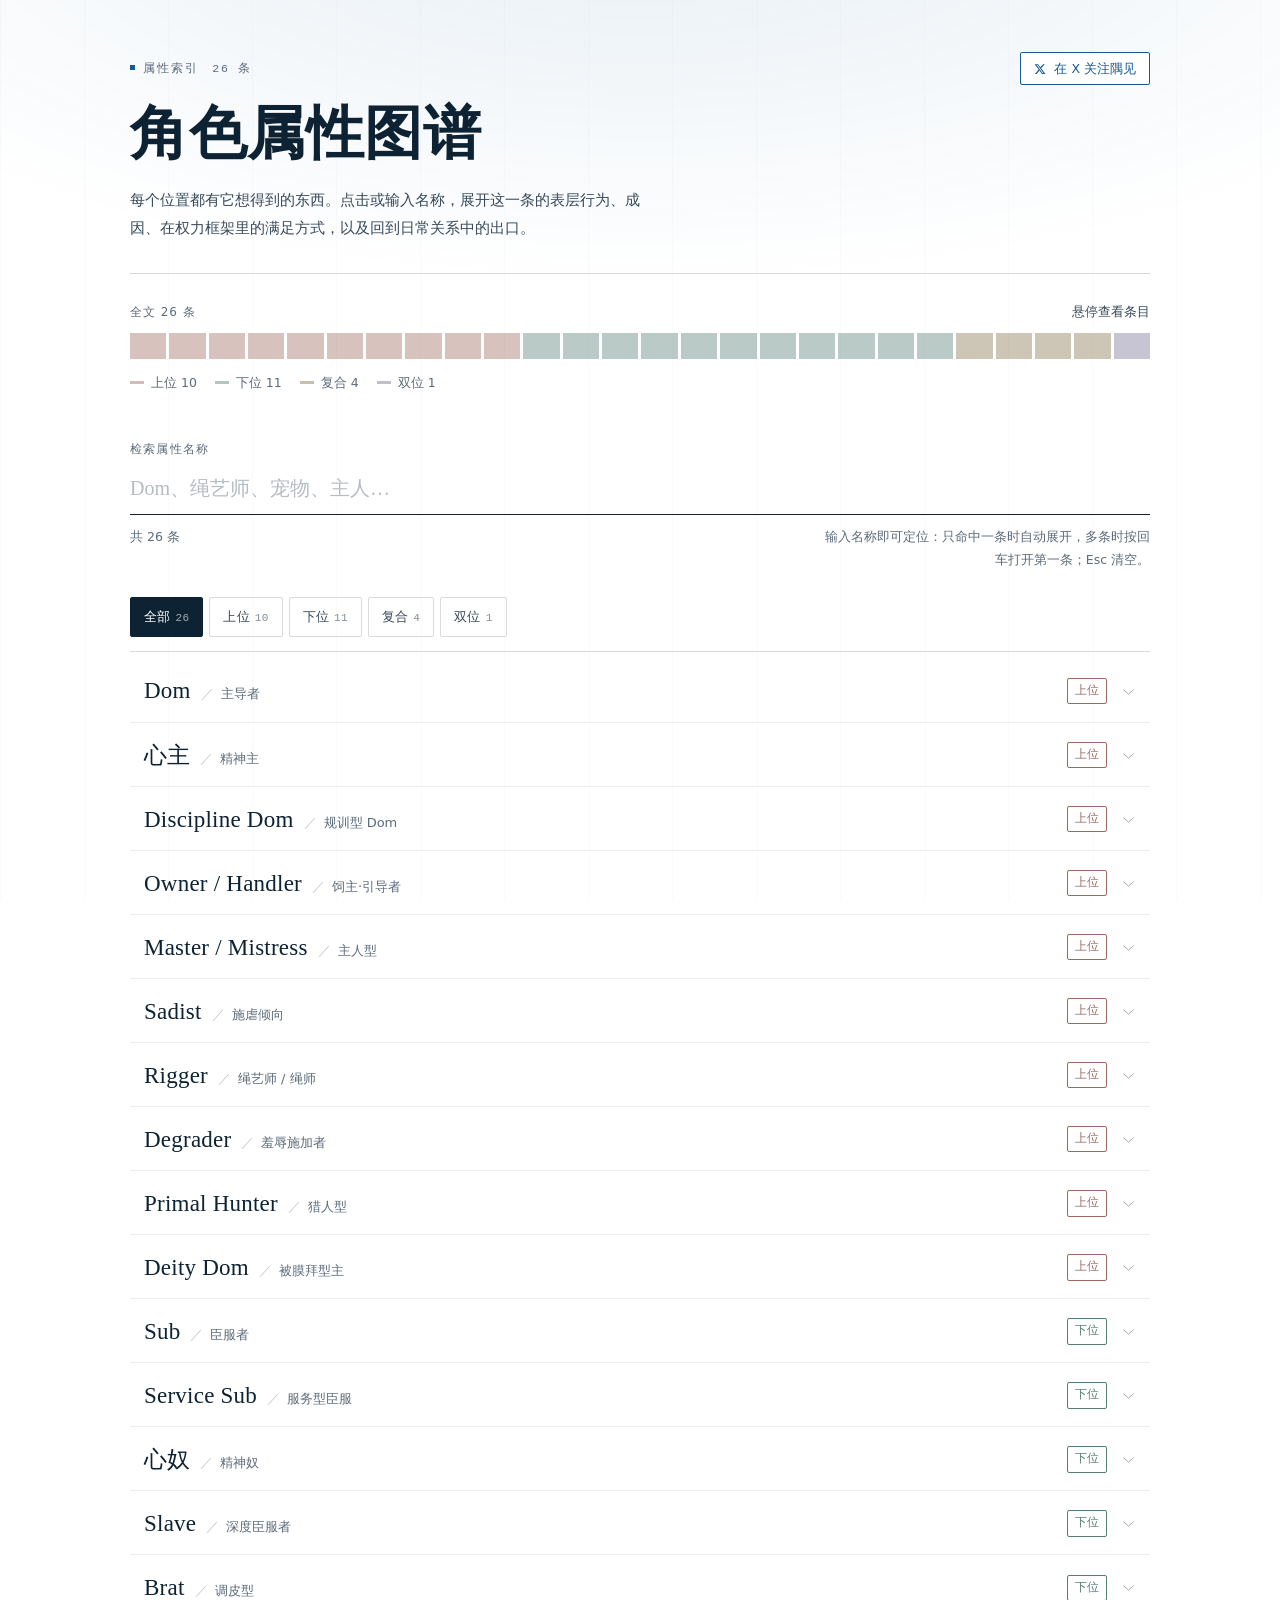
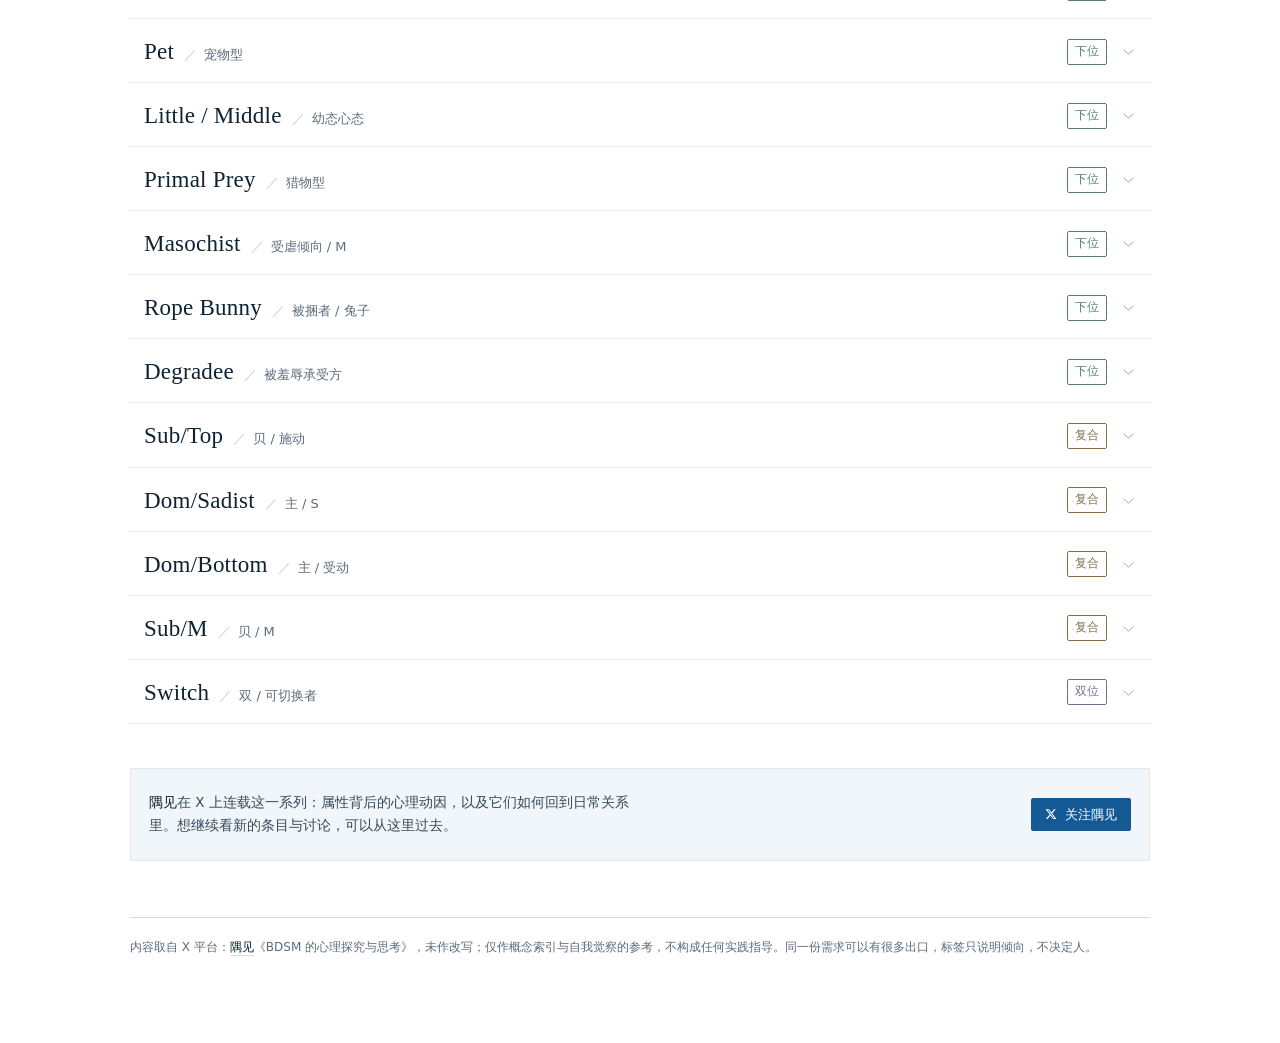
<file: JSSXTP.html>
<!DOCTYPE html>
<html lang="zh-CN">
<head>
<meta charset="utf-8">
<meta name="viewport" content="width=device-width, initial-scale=1">
<title>角色属性图谱 · 索引</title>
<link rel="icon" href="data:image/svg+xml,%3Csvg xmlns='http://www.w3.org/2000/svg' viewBox='0 0 32 32'%3E%3Crect width='32' height='32' fill='%230d2233'/%3E%3Crect x='6' y='7' width='2' height='18' fill='%23f1f6fb'/%3E%3Crect x='11' y='7' width='15' height='2' fill='%23155a94'/%3E%3Crect x='11' y='13' width='11' height='1.5' fill='%23f1f6fb'/%3E%3Crect x='11' y='18' width='15' height='1.5' fill='%23f1f6fb'/%3E%3C/svg%3E">
<link rel="preconnect" href="https://miaoda.feishu.cn">
<link rel="stylesheet" href="https://miaoda.feishu.cn/fonts/css2?family=Noto+Serif+SC:wght@400;500;600&amp;family=Noto+Sans+SC:wght@300;400;500;700&amp;display=swap">
<style>
:root{
  --stone:#ffffff;
  --wash:#f1f6fb;
  --ink:#0d2233;
  --ink-soft:#37495a;
  --muted:#5c6b7a;
  --accent:#155a94;
  --rule:rgba(13,34,51,.16);
  --rule-soft:rgba(13,34,51,.075);
  --dom:#8c5145;
  --sub:#39685d;
  --mix:#6f5a2f;
  --switch:#5f5780;
  --serif:"Noto Serif SC","Songti SC","Source Han Serif SC",Georgia,serif;
  --sans:"Noto Sans SC","PingFang SC","Microsoft YaHei",system-ui,sans-serif;
  --mono:"SFMono-Regular",Consolas,"Liberation Mono",monospace;
}
*{box-sizing:border-box}
button{font:inherit;color:inherit;background:none;border:0;appearance:none;-webkit-appearance:none}
html{-webkit-text-size-adjust:100%}
body{
  margin:0;
  background:var(--stone);
  color:var(--ink);
  font-family:var(--sans);
  font-weight:300;
  font-size:15.5px;
  line-height:1.85;
  -webkit-font-smoothing:antialiased;
}
body::before{
  content:"";position:fixed;inset:0;pointer-events:none;z-index:0;
  background:
    radial-gradient(120% 70% at 50% -12%,rgba(21,90,148,.10),transparent 62%),
    repeating-linear-gradient(90deg,rgba(13,34,51,.02) 0 1px,transparent 1px 84px);
}
.wrap{position:relative;z-index:1;max-width:1060px;margin:0 auto;padding:0 20px 72px}

/* ---------- 页头 ---------- */
.masthead{padding-top:52px}
.masthead__top{display:flex;justify-content:space-between;align-items:center;gap:14px;flex-wrap:wrap}
.chapter{
  font-family:var(--mono);font-size:11.5px;letter-spacing:.16em;
  color:var(--muted);text-transform:none;
}
.chapter .dot{display:inline-block;width:5px;height:5px;background:var(--accent);margin-right:8px;vertical-align:2px}
h1{
  font-family:var(--serif);font-weight:600;
  font-size:clamp(34px,7.2vw,58px);
  line-height:1.15;letter-spacing:.01em;
  margin:16px 0 0;
}
.masthead__note{
  margin-top:18px;max-width:34em;color:var(--ink-soft);
  font-size:15px;line-height:1.9;
}
.rule{height:1px;background:var(--rule);margin:30px 0 0}

/* ---------- 分布带 ---------- */
.strip{margin-top:26px}
.strip__head{display:flex;justify-content:space-between;align-items:baseline;gap:14px;flex-wrap:wrap}
.strip__label{font-size:12px;color:var(--muted);letter-spacing:.08em}
.strip__read{font-size:12.5px;color:var(--ink-soft);min-height:1.6em}
.strip__read b{font-family:var(--serif);font-weight:500;font-size:14px}
.ticks{display:flex;align-items:flex-end;gap:3px;margin-top:10px;flex-wrap:nowrap}
.tick{
  flex:1 1 0;min-width:6px;height:26px;border:0;padding:0;cursor:pointer;
  background:var(--g,var(--ink));opacity:.35;
  transition:opacity .18s ease,transform .18s ease;
}
.tick:hover,.tick:focus-visible{opacity:.78;transform:translateY(-3px);outline:none}
.tick[aria-label]:focus-visible{box-shadow:0 0 0 2px var(--stone),0 0 0 3px var(--ink)}
.legend{display:flex;gap:18px;flex-wrap:wrap;margin-top:12px;font-size:12.5px;color:var(--muted)}
.legend span{display:inline-flex;align-items:center;gap:7px}
.legend i{width:14px;height:3px;background:var(--g);opacity:.38}

/* ---------- 检索 ---------- */
.finder{margin-top:44px}
.finder label{display:block;font-size:12px;color:var(--muted);letter-spacing:.1em;margin-bottom:8px}
.searchline{display:flex;align-items:center;gap:12px;border-bottom:1.5px solid var(--ink);padding-bottom:10px}
#q{
  flex:1 1 auto;min-width:0;border:0;background:transparent;outline:none;
  font-family:var(--serif);font-size:clamp(20px,4.2vw,28px);font-weight:500;
  color:var(--ink);padding:2px 0;
}
#q::placeholder{color:rgba(13,34,51,.3);font-weight:400;font-size:clamp(16px,3.4vw,20px)}
.btn-clear{
  border:0;background:transparent;color:var(--muted);font-family:var(--sans);
  font-size:13px;cursor:pointer;padding:8px 4px;flex:0 0 auto;
}
.btn-clear:hover{color:var(--ink)}
.subline{display:flex;justify-content:space-between;align-items:baseline;gap:16px;margin-top:10px;font-size:12.5px;color:var(--muted)}
.subline .hint{max-width:26em;text-align:right}

/* ---------- 过滤 ---------- */
.filters{display:flex;gap:6px;flex-wrap:wrap;align-items:center;margin-top:26px;padding-bottom:14px;border-bottom:1px solid var(--rule)}
.chip{
  border:1px solid var(--rule);background:transparent;color:var(--ink-soft);
  font-family:var(--sans);font-size:13px;letter-spacing:.02em;
  padding:7px 13px;cursor:pointer;border-radius:2px;
  transition:background .16s ease,color .16s ease,border-color .16s ease;
}
.chip:hover{border-color:var(--ink);color:var(--ink)}
.chip[aria-pressed="true"]{background:var(--ink);border-color:var(--ink);color:var(--stone)}
.chip .n{font-family:var(--mono);font-size:11px;opacity:.62;margin-left:5px}
.btn-collapse{
  margin-left:auto;border:0;background:transparent;color:var(--muted);
  font-size:12.5px;cursor:pointer;padding:6px 2px;border-bottom:1px solid transparent;
}
.btn-collapse:hover{color:var(--ink);border-bottom-color:var(--ink)}
.btn-collapse[hidden]{display:none}

/* ---------- 索引条目 ---------- */
.list{margin-top:6px}
.entry{border-bottom:1px solid var(--rule-soft);--g:var(--ink);scroll-margin-top:24px}
.entry[data-group="dom"]{--g:var(--dom)}
.entry[data-group="sub"]{--g:var(--sub)}
.entry[data-group="mix"]{--g:var(--mix)}
.entry[data-group="switch"]{--g:var(--switch)}
.head{
  display:flex;align-items:baseline;gap:14px;width:100%;text-align:left;
  border:0;background:transparent;cursor:pointer;
  padding:17px 14px 15px;position:relative;color:var(--ink);
  font-family:var(--sans);
}
.head::before{
  content:"";position:absolute;left:0;top:0;bottom:0;width:2px;
  background:var(--g);transform:scaleY(0);transform-origin:top;
  transition:transform .35s cubic-bezier(.2,.7,.2,1);
}
.head:hover::before,.head:focus-visible::before{transform:scaleY(1)}
.head:focus-visible{outline:none;background:rgba(21,90,148,.06)}
.names{flex:1 1 auto;min-width:0;display:flex;align-items:baseline;gap:10px;flex-wrap:wrap}
.nm{font-family:var(--serif);font-weight:500;font-size:clamp(19px,2.4vw,23px);line-height:1.35;letter-spacing:.01em}
.al{font-size:13px;color:var(--muted);line-height:1.5}
.al::before{content:"／";margin-right:7px;color:rgba(13,34,51,.26)}
.tag{
  flex:0 0 auto;font-size:11.5px;color:var(--g);border:1px solid var(--g);
  padding:1px 7px 2px;border-radius:2px;align-self:center;opacity:.86;
}
.chev{flex:0 0 auto;width:15px;height:15px;align-self:center;transition:transform .3s ease;opacity:.5}
.entry.is-open .chev{transform:rotate(180deg);opacity:.9}
.entry.is-open .nm{color:var(--g)}

/* 展开区 */
.body{display:grid;grid-template-rows:0fr;transition:grid-template-rows .42s cubic-bezier(.2,.7,.2,1)}
.entry.is-open{background:var(--wash)}
.entry.is-open .body{grid-template-rows:1fr}
.body__clip{overflow:hidden;min-height:0}
.inner{padding:0 14px 34px}
.surface{
  font-family:var(--serif);font-size:16.5px;line-height:1.95;color:var(--ink-soft);
  border-left:2px solid var(--g);padding:2px 0 2px 16px;margin:4px 0 26px;
}
.panel{margin-top:24px}
.panel h3{
  font-family:var(--sans);font-weight:500;font-size:12.5px;letter-spacing:.1em;
  color:var(--ink);margin:0 0 10px;padding-top:11px;border-top:1px solid var(--rule);
}
.points{margin:0;padding:0;list-style:none}
.points li{position:relative;padding-left:15px;margin:0 0 9px;font-size:14.8px;line-height:1.88;color:var(--ink-soft)}
.points li::before{content:"";position:absolute;left:0;top:.78em;width:4px;height:1px;background:var(--g);opacity:.7}
.points li strong{font-weight:500;color:var(--ink)}
.pair{display:grid;grid-template-columns:1fr 1fr;gap:0 40px;margin-top:24px}
.pair .panel{margin-top:0}
@media (max-width:760px){.pair{grid-template-columns:1fr;gap:0}}
.foot{display:flex;justify-content:flex-end;align-items:center;gap:14px;margin-top:22px;font-size:12px;color:var(--muted)}
.copy,.share{border:0;background:transparent;color:var(--muted);font-family:var(--sans);font-size:12px;cursor:pointer;padding:6px 0;border-bottom:1px solid var(--rule);display:inline-flex;align-items:center;gap:6px}
.copy:hover,.share:hover{color:var(--ink);border-bottom-color:var(--ink)}
.share svg{width:12px;height:12px;flex:0 0 auto}

/* ---------- 空态 / 页脚 ---------- */
.empty{padding:46px 2px 32px;border-top:1px solid var(--rule-soft)}
.empty p{font-family:var(--serif);font-size:20px;margin:0 0 6px}
.empty small{color:var(--muted);font-size:13px}
.sugg{display:flex;gap:8px;flex-wrap:wrap;margin-top:16px}
.footnote{margin-top:56px;padding-top:18px;border-top:1px solid var(--rule);font-size:12px;color:var(--muted);line-height:1.9}
.footnote a{color:var(--ink);text-decoration:none;border-bottom:1px solid var(--rule);padding-bottom:1px}
.footnote a:hover{border-bottom-color:var(--ink)}

/* ---------- 关注入口 ---------- */
.xfollow{
  display:inline-flex;align-items:center;gap:8px;flex:0 0 auto;
  border:1px solid var(--accent);border-radius:2px;padding:8px 13px;
  font-size:12.5px;line-height:1.2;color:var(--accent);background:#fff;text-decoration:none;
  transition:background .18s ease,color .18s ease,border-color .18s ease;
}
.xfollow:hover,.xfollow:focus-visible{background:var(--accent);color:#fff;border-color:var(--accent);outline:none}
.xfollow svg{width:12px;height:12px;flex:0 0 auto;fill:currentColor}
.xfollow--solid{background:var(--accent);border-color:var(--accent);color:#fff}
.xfollow--solid:hover,.xfollow--solid:focus-visible{background:var(--ink);border-color:var(--ink);color:#fff}
.follow{
  display:flex;justify-content:space-between;align-items:center;gap:18px;flex-wrap:wrap;
  margin-top:44px;padding:22px 18px;border:1px solid var(--rule-soft);border-radius:2px;background:var(--wash);
}
.follow__copy{font-size:13.5px;line-height:1.75;color:var(--ink-soft);max-width:36em}
.follow__copy strong{font-family:var(--serif);font-weight:500;color:var(--ink)}

.toast{
  position:fixed;left:50%;bottom:28px;transform:translate(-50%,12px);
  background:var(--ink);color:var(--stone);font-size:13px;padding:9px 16px;border-radius:2px;
  opacity:0;pointer-events:none;transition:opacity .25s ease,transform .25s ease;z-index:9;
}
.toast.on{opacity:1;transform:translate(-50%,0)}

mark{background:none;color:var(--g,var(--dom));font-weight:600;box-shadow:inset 0 -2px 0 var(--g,var(--dom))}
@media (prefers-reduced-motion:reduce){
  *{transition-duration:.01ms !important}
}
@media (max-width:640px){
  .ticks,.strip__read{display:none}
  .head,.inner{padding-left:0;padding-right:0}
}
@media (max-width:520px){
  .wrap{padding:0 16px 56px}
  .masthead{padding-top:38px}
  .subline{flex-direction:column;gap:4px}
  .subline .hint{text-align:left}
  .btn-collapse{margin-left:0}
}
</style>
</head>
<body>
<div class="wrap">

  <header class="masthead">
    <div class="masthead__top">
      <div class="chapter"><span class="dot"></span>属性索引　26 条</div>
      <a class="xfollow" href="https://x.com/YUJIAN386" target="_blank" rel="noopener noreferrer">
        <svg viewBox="0 0 24 24" aria-hidden="true"><path d="M18.244 2.25h3.308l-7.227 8.26 8.502 11.24H16.17l-5.214-6.817L4.99 21.75H1.68l7.73-8.835L1.254 2.25H8.08l4.713 6.231zm-1.161 17.52h1.833L7.084 4.126H5.117z"/></svg>
        在 X 关注隅见
      </a>
    </div>
    <h1>角色属性图谱</h1>
    <div class="masthead__note">每个位置都有它想得到的东西。点击或输入名称，展开这一条的表层行为、成因、在权力框架里的满足方式，以及回到日常关系中的出口。</div>
    <div class="rule"></div>

    <div class="strip">
      <div class="strip__head">
        <div class="strip__label">全文 26 条</div>
        <div class="strip__read" id="readout" aria-live="polite">悬停查看条目</div>
      </div>
      <div class="ticks" id="ticks" role="group" aria-label="按条目快速跳转"></div>
      <div class="legend" id="legend"></div>
    </div>
  </header>

  <section class="finder">
    <label for="q">检索属性名称</label>
    <div class="searchline">
      <input id="q" type="text" placeholder="Dom、绳艺师、宠物、主人…" autocomplete="off" spellcheck="false" aria-describedby="status">
      <button class="btn-clear" id="clear" type="button" hidden>清除</button>
    </div>
    <div class="subline">
      <div id="status" aria-live="polite">共 26 条</div>
      <div class="hint">输入名称即可定位：只命中一条时自动展开，多条时按回车打开第一条；Esc 清空。</div>
    </div>
  </section>

  <div class="filters" id="filters" role="group" aria-label="按分组筛选"></div>

  <main class="list" id="list"></main>

  <section class="follow">
    <div class="follow__copy"><strong>隅见</strong>在 X 上连载这一系列：属性背后的心理动因，以及它们如何回到日常关系里。想继续看新的条目与讨论，可以从这里过去。</div>
    <a class="xfollow xfollow--solid" href="https://x.com/YUJIAN386" target="_blank" rel="noopener noreferrer">
      <svg viewBox="0 0 24 24" aria-hidden="true"><path d="M18.244 2.25h3.308l-7.227 8.26 8.502 11.24H16.17l-5.214-6.817L4.99 21.75H1.68l7.73-8.835L1.254 2.25H8.08l4.713 6.231zm-1.161 17.52h1.833L7.084 4.126H5.117z"/></svg>
      关注隅见
    </a>
  </section>

  <p class="footnote">内容取自 X 平台：<a href="https://x.com/YUJIAN386" target="_blank" rel="noopener noreferrer">隅见</a>《BDSM 的心理探究与思考》，未作改写；仅作概念索引与自我觉察的参考，不构成任何实践指导。同一份需求可以有很多出口，标签只说明倾向，不决定人。</p>
</div>
<div class="toast" id="toast" role="status" aria-live="polite"></div>

<script>
const ROLES = [{"id":"2.1","title":"Dom（主导者）","name":"Dom","cn":"主导者","surface":"定规则、担责任、掌控节奏，但不以痛感为主要手段。","causes":["胜任感驱动：「我能安排好另一个人的体验」——通过照顾别人来确认自己的能力","掌控感需求：现实生活中不可控因素太多，在亲密关系里造一块完全可预测的秩序","形成路径：从小被要求成熟、习惯照顾他人的人，更容易发展出 Dom 倾向；也可能是现实中失控感较强的人，通过可控的权力动态来缓解焦虑"],"fulfill":["通过明确的规则、约定和节奏安排，获得「一切尽在掌握」的确定感","通过 Sub 的服从与反馈，确认「我的安排是有效的、被认可的」","权力框架本身提供了正当性——我不需要谦虚，主导是我的角色"],"normal":["主动承担关系中的规划角色：旅行安排、重大决策、家庭事务分工——把 Dom 能量用在「经营生活」上","和伴侣沟通你的掌控需求：「我喜欢安排好一切，你愿意被我照顾吗？」——把隐性的掌控变成显性的分工","刻意练习「放手」：定期把决策权交给对方，避免控制欲变成压迫感","如果掌控欲来自焦虑而非偏好，需要回溯焦虑来源——是工作压力、安全感缺失，还是单纯的性格特质？"],"group":"dom"},{"id":"2.2","title":"心主 / 精神主","name":"心主 / 精神主","cn":"","surface":"通过观念、判断与情绪引导对方，而非身体刺激。","causes":["智识优越感确认：「我的判断是对的，你跟着我想就能少走弯路」","深度被认同需求：不只是听我的话，是真的服我的认知——这比身体服从浓度更高","形成路径：高认知人群、习惯在精神层面引领他人的人；也可能有「拯救者情结」，想通过认知引导来改变另一个人"],"fulfill":["通过思想对话、认知引导、情绪分析，获得「我在塑造你」的深度参与感","Sub 的成长与变化，反过来确认「我的认知是有价值的」","精神层面的深度绑定，比身体关系更持久、更有联结感"],"normal":["做伴侣的「人生教练」：在对方迷茫时提供分析框架，而不是直接替他做决定","和伴侣建立深度对话习惯：每周留专门时间聊想法、聊感受、聊困惑——把精神引导变成日常交流","警惕「拯救者情结」：如果对方不成长你就焦虑，那可能不是 Dom，而是控制欲的变体","区分「分享观点」和「强加观点」：前者是连接，后者是压迫"],"group":"dom"},{"id":"2.3","title":"Discipline Dom（规训型 Dom）","name":"Discipline Dom","cn":"规训型 Dom","surface":"偏好约定、规矩与奖惩框架带来的秩序感。","causes":["秩序感需求：规则越清晰，不确定性越低，内在就越安稳","道德感确认：通过「纠正行为」来确认自己的价值体系是对的、是有力量的","形成路径：规则意识强、成长环境中规则驱动的人；也可能是内在混乱感较重的人，需要外部结构来管理内在的失序"],"fulfill":["通过奖惩体系的建立与执行，获得「我的规则真的在起作用」的实感","规则的明确性，让关系可预期、可衡量——减少了模糊地带带来的焦虑","「我是定规矩的人」这个位置，本身就提供了稳定的掌控感"],"normal":["和伴侣共同制定「关系公约」：把隐性的期待变成显性的约定——家务分工、消费规则、沟通方式","用「共同目标」代替「单方面规矩」：比如一起健身、一起读书、一起存钱——把规训欲用在共同成长上","警惕「道德化对方」：如果你总想纠正伴侣的「不对」，可能是你自己的超我过强，需要自我觉察","区分「我在意的规则」和「我强加的规则」：哪些是底线，哪些只是我的习惯？"],"group":"dom"},{"id":"2.4","title":"Owner / Handler（饲主·引导者）","name":"Owner / Handler","cn":"饲主·引导者","surface":"宠物扮演动态中的照顾、训练与守护，提供安全环境与日常照料。","causes":["无条件被需要：宠物不会评判主人，不会离开——这种纯粹的被依赖是稀缺的","养育成就感：看着「我的小动物」一点点长大、变好、信任我——这是很深层的满足","形成路径：照顾者人格、喜欢被依赖的人；也可能是现实中缺少纯粹的、不需要设防的养育关系"],"fulfill":["通过日常照料（喂食、起居、情绪安抚）获得「我被完全需要」的感觉","Pet 的信任与依赖，是对「我是个好照顾者」的直接确认","宠物扮演的「低复杂度」——不用谈复杂的人生，就是简单的陪伴与照顾——本身就是一种减压"],"normal":["把「饲养欲」用在照顾伴侣上：记住对方的喜好、准备对方爱吃的东西、在对方疲惫时主动接手——把照顾变成爱的语言","养一只真正的宠物：如果饲主需求强烈，一只猫或狗能满足大部分养育需求，不必硬塞进亲密关系里","警惕「 infantilization」：不要把伴侣当小孩对待——照顾是支持，不是剥夺对方的成人能力","区分「我想照顾你」和「我想控制你」：前者让对方更独立，后者让对方更依赖"],"group":"dom"},{"id":"2.5","title":"Master / Mistress（主人型）","name":"Master / Mistress","cn":"主人型","surface":"深度让渡关系中的上位称谓，承担长期照顾与全责。","causes":["绝对掌控感的极致：不只是「主导」，是「你整个人都交给我了」","被完全信任的厚重感：「你把整个人交给我，我接住了」——这种责任的重量本身就是满足","形成路径：权威人格、需要深度承诺来确认关系真实性的人；也可能是现实中缺少深度联结，想用「全权负责」来换取绝对信任"],"fulfill":["通过长期、深度的承诺，获得「这段关系是真实的、是稳固的」确认","Slave 的完全交付，反过来确认「我值得被这样信任」","「全权负责」的角色，让掌控感达到了顶峰——不只是管一件事，是管你的全部"],"normal":["把「深度承诺」用在婚姻/长期伴侣关系中：一起买房、一起规划未来、一起面对困难——用共同的人生规划来满足深度承诺需求","和伴侣建立「兜底」默契：不管发生什么，我们都站在一起——这就是 Master 级别的责任在正常关系里的样子","警惕「我为你负责一切」的控制欲：真正的负责是支持对方独立，不是替对方活","如果对深度联结的渴望特别强烈，需要觉察——是不是现实中安全感不够，才需要用「绝对承诺」来兜底？"],"group":"dom"},{"id":"2.6","title":"Sadist（施虐倾向）","name":"Sadist","cn":"施虐倾向","surface":"从施加痛感/刺激本身获得满足。","causes":["感官唤起需求：痛感是高强度情绪唤起，普通人觉得刺激不够","攻击性的安全释放：平时被压抑的攻击冲动，在同意框架内有了合法出口","权力感身体化：「我能让你产生这么强烈的反应」——这比任何语言都更能确认我的力量","形成路径：高感觉寻求人格；发现了痛感-快感神经联结（内啡肽系统）的人；也可能是平时攻击性被过度压抑，需要一个出口"],"fulfill":["在知情同意的框架内，安全地释放攻击性和感官刺激需求","通过对方的反应（痛呼、颤抖、事后的快感），确认「我的力量是被享受的、被需要的」","痛感作为一种强烈的沟通方式——不需要语言，身体反应就是最直接的反馈"],"normal":["如果痛感需求只是偏好而非强迫，在双方同意的性生活中可以适度引入——轻量级的拍打、抓握都是正常的情趣","把攻击性转化为竞技性运动：拳击、击剑、高强度健身——用身体的力量感来释放攻击欲","如果攻击性是被压抑的结果，需要觉察：你在生谁的气？为什么不敢表达？","区分「我喜欢施加痛感」和「我想伤害人」——前者是偏好，后者是危险信号"],"group":"dom"},{"id":"2.7","title":"Rigger（绳艺师 / 绳师）","name":"Rigger","cn":"绳艺师 / 绳师","surface":"专注设计与执行绳缚的施动方，不一定要求支配。","causes":["审美与创作：绳缚是一门艺术——「我的作品」本身就是满足","精准控制的艺术化表达：不是「绑住你」，是「我用绳子在你身体上创作」","技艺带来的尊重与地位：绳师是有手艺的人，这种专业感本身就是价值确认","形成路径：手巧、有审美追求、喜欢技艺精进的人；也可能是把「约束」体验为美感而非暴力的人"],"fulfill":["通过技艺精进，获得专业人士的成就感和被认可感","通过设计和执行绳缚，获得审美创作的愉悦","Rope Bunny 的信任和欣赏，反过来确认「我的手艺是好的」"],"normal":["把「技艺精进」的欲望用在任何一门手艺上：木工、摄影、烹饪、乐器——只要是需要精细练习的技能，都能满足这种成就感","如果对身体约束本身有兴趣，在双方同意的亲密关系中可以适度探索——但前提是安全知识到位","区分「我喜欢做这个手艺」和「我喜欢控制这个人」——前者是创作，后者是权力"],"group":"dom"},{"id":"2.8","title":"Degrader（羞辱施加者）","name":"Degrader","cn":"羞辱施加者","surface":"从言语贬低、地位落差与羞耻情境中获得满足。","causes":["权力感的心理极致：身体控制还不够，我要在心理上也达到高低位","突破社会假面：平时太端着了，在安全框架里说平时绝对不能说的话——这种禁忌突破本身就是释放","占有欲表达：「你在我面前可以完全放下尊严」——这是最深的占有，你连最羞耻的一面都给我看了","形成路径：平时社会面具重、需要突破禁忌释放的人；也可能对社会等级有复杂情感（既服从又想颠覆）的人"],"fulfill":["在明确同意的框架内，安全地说「出格」的话——释放平时的社会压抑","通过对方的羞耻反应，确认「你在我面前是完全敞开的」——这种深度的脆弱暴露是极强的亲密","羞辱作为一种角色扮演——「我在演一个贬低你的人」，而不是真的看不起你——这是安全的"],"normal":["首先要警惕：日常关系中绝对不要真的贬低伴侣——这不是情趣，是情感虐待","如果是对「社会假面压抑」有反应，可以通过其他方式释放：脱口秀、角色扮演游戏、和密友说脏话——找安全的出口","如果是「占有欲」的表达，换成正向方式：「你在我面前不需要装」——接纳对方的脆弱，比贬低更能满足占有欲","觉察：你是不是平时太被「尊重」绑架了？为什么需要通过「说不尊重的话」来释放？"],"group":"dom"},{"id":"2.9","title":"Primal Hunter（猎人型）","name":"Primal Hunter","cn":"猎人型","surface":"享受「捕获/占有」的原始支配，靠追逐、野性建立高低位，不靠指令话术。","causes":["原始本能释放：文明社会太规矩了，想回归「野性」的状态","征服感：从「追逐」中确认吸引力——「你被我追到手了」","自然状态的回归：脱离文明规则的束缚，用身体和本能来互动","形成路径：高活力、喜欢竞争的人；对原始生命力有强烈向往的人；也可能是在文明社会中感到压抑的人，想通过「野性」找回完整的自己"],"fulfill":["通过追逐、捕获、野性的互动，安全地释放原始本能","通过「征服」确认自己的吸引力和力量——猎物是主动让我追的，这是双向的","Primal 场景的「去文明化」——不用说话，靠本能和身体——本身就是一种减压"],"normal":["把「追逐欲」用在求偶期和日常调情中：主动追求、制造惊喜、肢体上的主动——把野性变成浪漫","把「竞争欲」用在运动和事业上：攀岩、格斗、竞技体育——原始力量有正向出口","如果是对「文明压抑」的反应，想想你在压抑什么——是不是平时太在意体面了？能不能在亲密关系里放松一点？","Primal 动态也可以存在于正常关系中：打闹、追逐、肢体嬉戏——不需要绳缚也能有野性的亲密"],"group":"dom"},{"id":"2.10","title":"Deity Dom（被膜拜型主）","name":"Deity Dom","cn":"被膜拜型主","surface":"支配感来自接受对方的侍奉、仰望与专注，自身常处被服侍位置。","causes":["被仰望的优越感：「我像神一样被你注视着」——这是自恋需求的极致满足","仪式感：侍奉不是随便的，是有仪式的——仪式感本身就是满足","形成路径：高自尊或低自尊的两极（都需要被仰望确认价值）；有表演型人格倾向的人；对宗教/仪式感有强烈需求的人"],"fulfill":["通过对方的仰望和侍奉，确认「我是特别的、是值得被崇拜的」","仪式化的互动，让普通的亲密变得有神圣感——这比日常吃饭看电影浓度高多了","「被侍奉」的体验，是对平时「要照顾别人」的一种反转——我也可以被放在中心"],"normal":["如果是「被放在中心」的需求，和伴侣约定「特别日」：定期有一天你是中心，对方照顾你、迁就你——轮换着来","如果是「仪式感」的需求，在正常关系里也可以有仪式：纪念日、固定的约会流程、郑重的礼物——仪式感不需要权力交换","警惕「自恋受损」：如果伴侣不仰望你你就生气，这可能是低自尊的反向表现——你真正需要的不是崇拜，是被看见","区分「我喜欢被重视」和「我需要被崇拜」——前者是正常需求，后者可能是自恋防御"],"group":"dom"},{"id":"3.1","title":"Sub（臣服者）","name":"Sub","cn":"臣服者","surface":"交出决定权、接受引领，但与痛感无关。","causes":["决策疲劳：平时要做太多决定了，想有一段时间「不用我想」","被引导的安全感：有人替你安排好一切，你只需要跟着走——这种确定感很放松","形成路径：习惯跟随、对自主决策有隐性焦虑的人；也可能是平时太独立、太坚强了，想在一段关系里「不用那么坚强」"],"fulfill":["通过把决定权交给 Dom，获得「卸下决策负担」的轻松感","Dom 的引导和安排，让关系可预期、不用纠结——减少了日常的选择焦虑","「被引领」本身就是一种亲密——我把我的方向交给你，这是深度信任的表达"],"normal":["和伴侣分工决策：你管什么、我管什么——把「全交出去」变成「各管一摊」，既减少决策量又不丧失自主权","主动选择「被安排」的时刻：周末让对方安排行程，你跟着走就好——偶尔的臣服是放松，不是常态","觉察：你是「喜欢被安排」，还是「不敢自己做决定」？前者是偏好，后者可能是自我效能感不足","如果是决策疲劳，先减少生活中的决策数量——固定饮食、固定穿搭、减少选择——把精力留给真正重要的事"],"group":"sub"},{"id":"3.2","title":"Service Sub（服务型臣服）","name":"Service Sub","cn":"服务型臣服","surface":"通过照顾、执行与侍奉来获得臣服感。","causes":["被需要感：「我有用，我有价值」——通过服务确认自己的存在意义","服务即爱：这是我的爱的语言——我不说我爱你，我做给你看","形成路径：照顾者人格、习惯通过付出来获得爱的人；也可能原生家庭中「有用才被爱」，服务成了生存策略"],"fulfill":["通过为 Dom 做事（照顾起居、执行命令、提供服务），获得「我被需要」的确认","服务的质量 = 爱的表达——我做得越好，说明我越在乎你","「被需要」的感觉，反过来填补了「我是否值得被爱」的焦虑"],"normal":["把服务欲用在正常的照顾中：给伴侣做饭、准备礼物、关心对方的身体——服务是正常的爱的语言","但要警惕「过度服务」：如果你的服务是为了「换」对方的爱，那不是健康的亲密，是依附","学会「接受服务」：健康的关系是双向的——你也要让对方照顾你，不然服务就成了单向的付出","觉察：你是不是只会「通过做事」来表达爱？能不能也学会用语言、用陪伴来表达？"],"group":"sub"},{"id":"3.3","title":"心奴 / 精神奴","name":"心奴 / 精神奴","cn":"","surface":"在情感与思想层面被掌控、依赖最深。","causes":["精神寄托的极致：把另一个人的思想当作自己的方向——「不用我自己想了，跟着你就好」","归属感的深度满足：我的精神世界和你连在一起——这比身体亲密更深","形成路径：自我认同模糊、需要外部框架来定义自己的人；有强烈依附需求的人；也可能经历过自我混乱，想要一个「锚点」"],"fulfill":["通过精神层面的深度绑定，获得「我不再是一个人了」的归属感","心主的思想和判断，成为 Sub 的内在框架——减少了自我内耗和迷茫","「被深度理解」——不只是我的身体，我的想法、我的情绪都被你接住了——这是极强的亲密"],"normal":["和伴侣建立深度的精神共鸣：聊想法、聊价值观、聊人生目标——精神层面的连接是正常关系里的重要部分","但要警惕「精神依附」：如果你的想法完全跟着对方走，你没有自己的判断了——这不是亲密，是自我丧失","健康的状态是：我们有共同的价值观，但我依然有独立的思考能力——「和你一致」是选择，不是必须","如果你经常迷茫、不知道自己要什么，先建立自我认同——读自己的书、交自己的朋友、做自己的决定——再进入关系"],"group":"sub"},{"id":"3.4","title":"Slave（深度臣服者）","name":"Slave","cn":"深度臣服者","surface":"在约定范围内让渡程度比普通 Sub 更深，追求归属与承诺。","causes":["完全交出自我的解脱感：自由是有重量的——「被决定」反而轻松","被完全拥有的归属感：「你整个人都是我的」——这种极致的占有是对孤独感的终极回应","形成路径：存在性焦虑重、对自由感到疲惫的人；也可能现实中缺少深度联结，想用「彻底交付」换取绝对归属感；或低自尊，觉得自己不值得做决定"],"fulfill":["通过彻底交付，获得「不用再自己扛了」的解脱感","被完全拥有的体验，填补了「我是否被真正接纳」的深层焦虑","深度承诺本身，就是对「关系是否稳定」的确认——你把整个人都给我了，说明这段关系是认真的"],"normal":["首先要警惕：日常关系里的「彻底交付」是危险的——它很容易滑向控制和虐待","如果你是对「自由的重量」感到疲惫，先拆解一下：你是不想做所有决定，还是不想承担人生的责任？","健康的亲密关系是「两个人一起扛」，不是「我把我的人生交给你」——前者是伙伴，后者是依附","如果归属感需求特别强烈，先建立「内在安全感」——自我接纳、独立生活能力、朋友圈——再进入关系，不然你会把「被爱」当成唯一的救命稻草"],"group":"sub"},{"id":"3.5","title":"Brat（调皮型）","name":"Brat","cn":"调皮型","surface":"以有限违抗、撒娇挑衅作为互动方式，目的是被对方接住并制服。","causes":["测试对方掌控力：「你能 hold 住我吗？你够不够稳？」——这是一种安全感测试","用反向方式表达亲近：我对你闹、对你调皮，说明我在你面前是放松的","在安全范围内表达叛逆：平时不能叛逆，在关系里用「小打小闹」的方式释放","形成路径：高能量、喜欢玩闹的人；用「调皮」来测试关系安全感的人；也可能是回避型依恋——用「闹」来保持距离，又不真的离开"],"fulfill":["通过挑衅-被制服的循环，反复确认「你是稳的、你不会走」——安全感是通过测试建立的","「被接住」的体验——我闹成这样你还在——这是对「被接纳」的强烈确认","调皮本身就是互动——这种打打闹闹的模式，比一本正经的交流更符合你的相处方式"],"normal":["Brat 动态在正常关系里很常见：打情骂俏、故意顶嘴、撒娇耍赖——这就是日常的情趣","但要注意度：调皮是为了拉近关系，不是为了真的激怒对方——如果对方真的生气了，就要收","觉察：你是不是在用「闹」来测试对方的底线？如果是，那你需要的可能不是调皮，是直接的安全感确认——「你会一直对我好吗？」","如果是回避型依恋，直接表达需求比「反向测试」更有效——测试出来的安全感，总是不够稳固"],"group":"sub"},{"id":"3.6","title":"Pet（宠物型）","name":"Pet","cn":"宠物型","surface":"犬/猫式动物化扮演，臣服感来自被饲养、被训练、被命名，痛感中性。","causes":["退回「无需负责」的状态：像动物一样简单——不用想复杂的人生，吃睡玩就好","无条件被爱的渴望：宠物爱主人不需要理由——这是最纯粹的爱","逃避成人世界的复杂：做小孩/做动物，暂时不用当大人","形成路径：压力大、想暂时退回简单状态的人；童年期有宠物依恋的人；对纯粹的、不需要设防的联结有强烈向往的人"],"fulfill":["通过动物化扮演，暂时卸下成人的责任和复杂——做一只猫/狗，简单又快乐","被饲养、被照顾的体验，满足了「无条件被爱」的深层渴望","不用说话、不用讲道理——身体语言就够了——这种低复杂度的互动本身就是减压"],"normal":["如果是「想回到简单状态」的需求，允许自己在亲密关系里偶尔「幼稚」——撒娇、抱抱、赖床——这是正常的退行调节","养一只真正的宠物：猫狗的陪伴能满足大部分「纯粹联结」的需求，不必硬塞进伴侣关系里","警惕「永远不想长大」：适度的退行是减压，过度的退行是逃避——你依然要能承担成人的责任","如果是对「无条件被爱」有强烈渴望，先学会自己无条件爱自己——不然你会永远在找一个「主人」来爱你"],"group":"sub"},{"id":"3.7","title":"Little / Middle（幼态心态）","name":"Little / Middle","cn":"幼态心态","surface":"扮演年幼或青少年心态，渴望被照顾、引导与包容，常与 Daddy/Mommy Dom 配对。","causes":["退行到被保护的阶段：暂时卸下成人责任——做小孩真轻松","弥补童年缺失：「如果小时候有人这样照顾我就好了」——现在我自己给自己补回来","被无条件接纳的渴望：小时候的我是不被接纳的，现在我想在一个安全的关系里被接纳","形成路径：童年期照顾不足、内在小孩未被安抚的人；压力大需要退行调节的人；也可能是高功能焦虑、平时撑得太辛苦了的人"],"fulfill":["通过幼态扮演，安全地退行——在被照顾的体验中疗愈童年的缺失","Daddy/Mommy Dom 的包容和引导，提供了「理想父母」的体验——这是对早期依恋的修复","「被允许做小孩」——在一个安全的人面前，我可以不用坚强——这种释放是很强的疗愈"],"normal":["和伴侣建立「互相照顾」的默契：你累的时候我照顾你，我累的时候你照顾我——偶尔的「被当小孩疼」是正常的","如果童年缺失感很重，建议通过专业的心理咨询来处理——关系不是疗愈童年创伤的唯一方式，也不一定是最好的方式","学会「自己照顾内在小孩」：给自己买喜欢的东西、允许自己犯错、像对待好朋友一样对待自己——你不需要等一个 Daddy/Mommy 来救你","警惕「把伴侣当父母」：伴侣是伙伴，不是爸爸/妈妈——如果你一直在找「理想父母」，你可能永远不会对现实的伴侣满意"],"group":"sub"},{"id":"3.8","title":"Primal Prey（猎物型）","name":"Primal Prey","cn":"猎物型","surface":"享受被追捕、被捕获的原始野性张力，享受「被追到」的瞬间。","causes":["被强烈渴望的确认：「你追我说明你真的很想要我」——这是吸引力的直接证明","逃跑-追逐的兴奋感：这种原始的游戏感带来强烈的兴奋","形成路径：高感觉寻求者；喜欢追逐游戏的人；通过「被追」来确认自己吸引力的人"],"fulfill":["通过被追逐、被捕获，确认「我是被强烈渴望的」——这种吸引力的确认比任何情话都直接","原始野性的互动——不用说话，靠身体和本能——本身就是很强的刺激和释放","「被追到」的瞬间——那种极致的紧张之后的放松——是很强的情绪高峰"],"normal":["「被追」的需求在正常求偶期很自然——享受被追求的过程，本身就是恋爱的一部分","日常关系中也可以保留「追逐感」：偶尔玩躲猫猫、打闹着跑、肢体上的追逐嬉戏——把野性变成情趣","觉察：你是不是需要「被拼命追求」才确认自己值得被爱？如果是，那是自尊问题，不是偏好问题","健康的关系是：我们互相吸引，而不是「我必须被追得很辛苦才相信你爱我」"],"group":"sub"},{"id":"3.9","title":"Masochist（受虐倾向 / M）","name":"Masochist","cn":"受虐倾向 / M","surface":"从承受痛感本身获得释放与满足。","causes":["痛感作为情绪阀门：身体痛转移心理痛——心里太堵了，用身体痛来释放","内啡肽奖赏：痛感会触发内啡肽分泌，带来天然的愉悦感","通过「承受」确认韧性：我能扛住——这是对自己力量的确认","形成路径：高疼痛耐受性的人；有情绪释放需求的人；也可能是发现了痛感-快感神经联结的人；或心理压力大需要身体出口的人"],"fulfill":["在安全、知情的框架内，通过痛感获得情绪释放和身体愉悦","「我能承受」的体验，反过来确认自己的韧性和力量——这不是软弱，是能力","痛感作为一种强烈的情绪聚焦——在痛的那一刻，脑子里的杂念都消失了——这种专注本身就是放松"],"normal":["如果痛感需求只是生理偏好，在双方同意的性生活中可以适度探索——这是正常的情趣差异","如果痛感是「情绪释放」的需求，可以通过其他方式：高强度运动、桑拿、冷水浴——用身体感觉来调节情绪","警惕「自我惩罚」：如果你痛感的底层是「我不配被好好对待」，那这不是偏好，是低自尊——需要处理的是自我价值感，不是痛感需求","区分「我喜欢痛感」和「我想伤害自己」——前者是偏好，后者是心理危机信号"],"group":"sub"},{"id":"3.10","title":"Rope Bunny（被捆者 / 兔子）","name":"Rope Bunny","cn":"被捆者 / 兔子","surface":"享受被束缚本身，可臣服也可不臣服。","causes":["被限制的安全感：「不能动了，什么都不用做了」——身体被约束了，脑子反而可以停下来","身体感知放大：被束缚后，触觉、温度觉会变得更敏锐——这是身体感知的极致体验","交付感：「我把身体交给你了」——这种彻底的交付本身就是亲密","形成路径：对「被约束」有正向联想的人；喜欢身体感知的人；需要通过物理限制来获得心理放松的人"],"fulfill":["通过被束缚，获得「身体不能动了，脑子终于可以停」的放松——这是对过度思考的极好解药","被束缚后的身体感知放大，带来强烈的感官体验——这是纯粹的身体享受","把身体交给 Rigger 的信任，本身就是深度亲密的表达"],"normal":["如果是「想让脑子停下来」的需求，可以通过其他方式：冥想、正念、深度按摩、拥抱——身体被包裹/被接触的时候，大脑确实会放松","如果是身体感知需求，正常的亲密接触（拥抱、抚摸、按摩）就能满足大部分——不一定需要束缚","束缚本身有安全风险，如果只是轻度兴趣，在充分学习安全知识、双方同意的前提下可以探索——但不要把它当成必需品"],"group":"sub"},{"id":"3.11","title":"Degradee（被羞辱承受方）","name":"Degradee","cn":"被羞辱承受方","surface":"享受言语地位反差与心理落差的承受方。","causes":["突破自我羞耻感：「在安全环境里体验被贬低，反而疗愈了」——我最羞耻的一面被你看见，你还接纳我","释放社会假面：平时太端着了，在安全关系里彻底放下——这种「不体面」的体验本身就是释放","在「被贬低」中确认接纳：你都这样说我了，我还被你抱着——说明你真的接受我全部的样子","形成路径：平时自我评价低或自我要求过高的人；想通过「彻底放下」获得自由的人；也可能有强烈的「不被爱焦虑」，需要反复确认「我这么糟了你还在」的人"],"fulfill":["在明确同意的框架内，安全地体验「被贬低」——反而消解了平时的羞耻感","「我最糟糕的一面都被你看见了，你还在」——这是对「被完整接纳」的终极确认","「不用装体面」的释放——在安全的人面前，我可以很不堪——这种放松是很强的疗愈"],"normal":["首先要明确：日常关系中的真贬低是情感虐待，绝对不是情趣——不要把 Degradee 的需求带到正常沟通里","如果你是对「社会假面压抑」有反应，找安全的方式释放：和密友吐槽、写日记、角色扮演游戏——不需要真的被贬低","如果你是「被完整接纳」的需求，换成正向表达：告诉伴侣「我有时候很糟糕，你会不会就不喜欢我了？」——直接确认比通过羞辱来确认健康得多","觉察：你是不是觉得「真实的我是不值得被爱的」？如果是，这是核心问题——需要解决的是自我价值感，而不是找一个人来贬低你"],"group":"sub"},{"id":"4.1","title":"Sub/Top（贝 / 施动）","name":"Sub/Top","cn":"贝 / 施动","surface":"臣服 + 施痛：心理服从，但动作上由自己施加。","causes":["「成为你的刀」：我在心理上完全臣服于你，但我是替你执行的那只手——我通过服务你来获得臣服感","在臣服框架内保留主动性：我虽然是 Sub，但施动的人是我——这种「有自主权的臣服」是独特的","双重满足：心理上的臣服感 + 身体上的施动感，同时满足","形成路径：服务型人格 + 施痛倾向的人；喜欢「被授权使用力量」的感觉的人"],"fulfill":["通过「替你做你想做的事」来获得臣服感——服务是我的臣服方式","施动的动作本身带来快感，同时我知道这是为了你——双重满足叠加","「被授权」的感觉——你允许我使用力量，这是你的信任——这种授权本身就是亲密"],"normal":["「服务型施动」在正常关系里很常见：你帮伴侣出头、你替伴侣做他不方便做的事——「你的事就是我的事」就是 Sub/Top 的日常版","如果你有施痛倾向但心理上偏臣服，在亲密关系里可以和伴侣沟通：「我想在上面，但我想是为了你」——这种心理和身体的错位，是可以通过沟通来协调的","核心是：你的施动是「为了对方」还是「为了自己」？前者是 Sub/Top，后者是 Top——这个动机要搞清楚"],"group":"mix"},{"id":"4.2","title":"Dom/Sadist（主 / S）","name":"Dom/Sadist","cn":"主 / S","surface":"主导 + 施痛：定规则担责，并从施加痛感中获得满足。","causes":["权力感的完整表达：从心理到身体的全面掌控——我不只是定规则，我还能让你身体真实地感受到我的存在","施痛作为爱的语言：「我通过这种方式让你知道我在」——痛感是我的沟通方式","双重满足：心理掌控感 + 身体施动感，叠加起来浓度更高","形成路径：掌控欲强 + 感官刺激需求高的人"],"fulfill":["心理掌控 + 身体刺激的完整组合，带来最高浓度的权力体验","「我定规则，我也执行」——从规则到落地，全部由我掌控——这种完整感是单一 Dom 或单一 Sadist 给不了的","对方的身心反应（心理服从 + 身体快感），是对「我掌控力」的双重确认"],"normal":["在双方同意的性生活中，主导型 + 轻度施虐倾向是很常见的组合——关键是沟通和同意","如果你有「全面掌控」的需求，在正常关系里可以通过「关系中的主导角色」来满足：你安排旅行、你主导节奏、你做主要决策——把掌控欲用在生活经营上，而不是身体刺激上","警惕「全面控制」：正常关系里的主导是「我多担一点」，不是「你什么都听我的」——前者是照顾，后者是控制"],"group":"mix"},{"id":"4.3","title":"Dom/Bottom（主 / 受动）","name":"Dom/Bottom","cn":"主 / 受动","surface":"主导 + 受痛：心理支配，但身体上承受动作。","causes":["「老师当模特」：我决定你做什么，但我自己躺在那里承受——在指导中通过身体体验来教学","心理掌控 + 身体释放：我一直在安排一切太累了，在我主导的框架里，我也可以暂时卸下身体的主导权","「有控制的失控」：框架是我定的，规则是我定的——所以我在这个框架里失控，是安全的","形成路径：高认知 + 身体感知需求的人；喜欢「一边掌控一边被照顾」的动态的人"],"fulfill":["心理上我始终是主导的——规则我定，节奏我控——所以我是安全的","在这个安全框架里，身体上我可以卸下防御——被照顾、被刺激、被承受——这种「可控的失控」是独特的放松","双重角色的体验——我既能掌控，也能臣服——这种自我完整性是很特别的"],"normal":["「有控制的失控」在正常关系里很常见：你安排约会，但约会中你可以放松享受——你定了框架，在框架里你就不用操心了","如果你是「平时主导太多，想偶尔被照顾」，和伴侣约定「轮换制」：这周我安排，下周你安排——你主导的时候对方配合，对方主导的时候你放松","核心是：你需要的不是「身体受痛」，而是「在可控范围内卸下主导」——搞清楚需求的本质，就不用硬套 BDSM 标签"],"group":"mix"},{"id":"4.4","title":"Sub/M（贝 / M）","name":"Sub/M","cn":"贝 / M","surface":"臣服 + 受痛：交出决定权，并享受承受。","causes":["全方位交付：从心理到身体的完全信任——我把决定权交给你，也把身体交给你","双重满足：心理臣服感 + 身体受痛感，叠加起来是最深的臣服体验","「被引领 + 被刺激」：你不仅决定我做什么，你还让我身体感受到——这种完整的被引领是很有安全感的","形成路径：依附需求强 + 身体感官需求高的人"],"fulfill":["从心理到身体的全方位交付，带来最高浓度的臣服体验","「你说了算，你也来做」——不需要我做任何决定，只需要承受——这种彻底的放松是很强的","心理信任 + 身体快感的叠加，让亲密的浓度达到顶峰"],"normal":["在双方同意的亲密关系中，「我听你的 + 我喜欢被你照顾/触碰」是很正常的组合——不需要标签化","如果你是「决策疲劳 + 感官需求高」的组合，在正常关系里可以通过「分工 + 亲密接触」来满足：大事一起商量，小事你说了算；日常的拥抱、按摩、亲密接触满足感官需求","警惕「全方位依附」：即使是 Sub/M，也不能把整个人生都交出去——关系是两个人的，不是一个人的"],"group":"mix"},{"id":"switch","title":"Switch（双 / 可切换者）","name":"Switch","cn":"双 / 可切换者","surface":"在主导 / 臣服、施予 / 承受之间都能进入状态，可随对象 / 场景切换。","causes":["自我整合需求强：内在同时容纳了两种面向——既想掌控，也想被引领；既想施予，也想承受——不压抑任何一端","情境适应性强：根据对方的状态和关系的阶段调整自己，而不是固定在某个位置","关系多元性探索：想体验不同的互动模式，不想把自己局限在一个角色里","形成路径：自我认同灵活的人；对两种模式都有真实需求的人；也可能是在不同关系中展现不同面向的人"],"fulfill":["Switch 不是「什么都能做」，而是「两种需求都真实存在」——根据情境选择更合适的那一端","在和不同对象的关系中，展现不同的面向——这不是善变，是自我丰富","「容纳对立」本身就是一种成长——我内心既有 Dom 也有 Sub，我接纳它们，我就是完整的"],"normal":["Switch 在正常关系里其实很常见：有时候你想主导，有时候你想被照顾；有时候你想照顾对方，有时候你想被对方照顾——这就是灵活，不是分裂","和伴侣坦诚沟通：「我有时候想多担一点，有时候想多依赖一点」——让对方知道你不是固定的，是会流动的","警惕「没有固定自我」：如果你在不同人面前完全是不同的样子，要觉察——是你真的丰富，还是你在「扮演对方想要的人」？前者是健康，后者是讨好型人格","属性是流动的——这句话不只适用于 BDSM，也适用于所有关系。你不需要给自己贴死标签，你可以在不同阶段、不同关系里展现不同的面向。"],"group":"switch"}];
const GROUPS = {
  dom:{label:"上位",varName:"--dom"},
  sub:{label:"下位",varName:"--sub"},
  mix:{label:"复合",varName:"--mix"},
  switch:{label:"双位",varName:"--switch"}
};
const listEl = document.getElementById("list");
const X_URL = "https://x.com/YUJIAN386";
const PAGE_URL = "https://x-yujian.github.io/-/JSSXTP.html";
const CREDIT = "内容取自 X 平台：隅见的文章《BDSM 的心理探究与思考》";
const qEl = document.getElementById("q");
const clearEl = document.getElementById("clear");
const statusEl = document.getElementById("status");
const filtersEl = document.getElementById("filters");
const ticksEl = document.getElementById("ticks");
const readEl = document.getElementById("readout");
const legendEl = document.getElementById("legend");
const toastEl = document.getElementById("toast");
let state = {q:"", group:"all", open:null};

const esc = s => String(s).replace(/&/g,"&amp;").replace(/</g,"&lt;").replace(/>/g,"&gt;").replace(/"/g,"&quot;");
const key = s => s.toLowerCase().replace(/\s+/g," ").trim();
const bare = s => s.toLowerCase().replace(/\s+/g,"");

function parts(title){
  const p = title.match(/^([^（]+)（(.+)）$/);
  if(p) return {main:p[1].trim(), alias:p[2].trim()};
  if(title.includes(" / ")){
    const i = title.indexOf(" / ");
    return {main:title.slice(0,i).trim(), alias:title.slice(i+3).trim()};
  }
  return {main:title.trim(), alias:""};
}

function slugOf(r){
  const s = parts(r.title).main.toLowerCase().replace(/[^a-z0-9\u4e00-\u9fa5]+/g,"");
  return s || r.id;
}
function roleById(id){ return ROLES.find(x=>x.id===id); }

function matches(r){
  if(state.group!=="all" && r.group!==state.group) return false;
  const q = state.q;
  if(!q) return true;
  const p = parts(r.title);
  const hay = [r.title,p.main,p.alias].join("|");
  return key(hay).includes(key(q)) || bare(hay).includes(bare(q));
}

function highlight(text, gvar){
  const q = state.q.trim();
  if(!q) return esc(text);
  const t = text.toLowerCase(), s = q.toLowerCase();
  const i = t.indexOf(s);
  if(i<0) return esc(text);
  return esc(text.slice(0,i)) + '<mark style="--g:var(' + gvar + ')">' + esc(text.slice(i,i+s.length)) + "</mark>" + esc(text.slice(i+s.length));
}

function bullet(b, gvar){
  const i = b.indexOf("：");
  if(i>0 && i<=22){
    return '<li><strong>'+esc(b.slice(0,i))+'</strong>'+esc(b.slice(i))+"</li>";
  }
  return "<li>"+esc(b)+"</li>";
}
function panel(title, items, cls){
  if(!items || !items.length) return "";
  return '<section class="panel'+(cls?" "+cls:"")+'"><h3>'+esc(title)+"</h3><ul class=\"points\">"+
    items.map(x=>bullet(x)).join("")+"</ul></section>";
}

function entryHTML(r){
  const p = parts(r.title);
  const g = GROUPS[r.group];
  const gvar = g.varName;
  const isOpen = state.open === r.id;
  const id = "b-" + r.id.replace(/\./g,"-");
  return '<article class="entry'+(isOpen?" is-open":"")+'" data-id="'+esc(r.id)+'" data-group="'+r.group+'">'+
    '<button class="head" type="button" aria-expanded="'+(isOpen?"true":"false")+'" aria-controls="'+id+'">'+
      '<span class="names"><span class="nm">'+highlight(p.main,gvar)+'</span>'+
        (p.alias?'<span class="al">'+highlight(p.alias,gvar)+'</span>':"")+
      "</span>"+
      '<span class="tag">'+g.label+"</span>"+
      '<svg class="chev" viewBox="0 0 24 24" aria-hidden="true" fill="none" stroke="currentColor" stroke-width="1.2"><path d="M4 9l8 7 8-7"/></svg>'+
    "</button>"+
    '<div class="body" id="'+id+'"><div class="body__clip"><div class="inner">'+
      '<p class="surface">'+esc(r.surface)+"</p>"+
      panel("成因分析", r.causes)+
      '<div class="pair">'+
        panel("BDSM 关系中的满足方式", r.fulfill)+
        panel("日常关系中的应对方式", r.normal)+
      "</div>"+
      '<div class="foot">'+
      '<button class="share" type="button" data-share="'+esc(r.id)+'">'+
        '<svg viewBox="0 0 24 24" aria-hidden="true" fill="none" stroke="currentColor" stroke-width="1.4" stroke-linecap="round" stroke-linejoin="round"><rect x="3" y="4" width="18" height="16" rx="1"/><circle cx="8.5" cy="9.5" r="1.6"/><path d="M4 17l5-5 4 4 3-3 4 4"/></svg>'+
        "保存长图"+
      "</button>"+
      '<button class="copy" type="button" data-copytext="'+esc(r.id)+'">复制文案</button></div>'+
    "</div></div></div></article>";
}

function render(){
  const rows = ROLES.filter(matches);
  listEl.innerHTML = rows.length ? rows.map(entryHTML).join("") :
    '<div class="empty"><p>这一条还没有被写下。</p><small>换个说法试试，或者从下面几条常见的开始。</small>'+
    '<div class="sugg">'+["Dom","绳艺师","宠物","主人","Switch"].map(s=>
      '<button class="chip" type="button" data-sugg="'+s+'">'+s+"</button>").join("")+"</div></div>";
  const total = ROLES.length;
  statusEl.textContent = rows.length===total
    ? "共 "+total+" 条"
    : "匹配 "+rows.length+" / "+total+" 条"+(state.q?'　·　"'+state.q+'"':"");
  clearEl.hidden = !state.q && state.group==="all";
  updateCollapse();
}

function updateCollapse(){
  const btn = document.getElementById("collapse");
  if(btn) btn.hidden = !state.open;
}

function openEntry(id, scroll){
  const el = listEl.querySelector('[data-id="'+id+'"]');
  if(!el) return;
  listEl.querySelectorAll(".entry").forEach(x=>{
    const on = x===el;
    x.classList.toggle("is-open", on);
    const h = x.querySelector(".head");
    if(h) h.setAttribute("aria-expanded", on?"true":"false");
  });
  state.open = id;
  updateCollapse();
  const r0 = roleById(id);
  try{ history.replaceState(null,"","#"+(r0?slugOf(r0):"")); }catch(e){}
  if(scroll){
    const reduce = window.matchMedia("(prefers-reduced-motion: reduce)").matches;
    setTimeout(()=>{ el.scrollIntoView({block:"start",behavior:reduce?"auto":"smooth"}); }, 60);
  }
}
function closeAll(){
  state.open = null;
  listEl.querySelectorAll(".entry").forEach(x=>{
    x.classList.remove("is-open");
    x.querySelector(".head").setAttribute("aria-expanded","false");
  });
  updateCollapse();
  try{ history.replaceState(null,"","#"); }catch(e){}
}

function toggle(id){
  if(state.open===id) closeAll(); else openEntry(id,true);
}

function toast(msg){
  toastEl.textContent = msg;
  toastEl.classList.add("on");
  clearTimeout(toast._t);
  toast._t = setTimeout(()=>toastEl.classList.remove("on"), 1800);
}

/* ---- 过滤按钮 ---- */
function buildFilters(){
  const counts = {all:ROLES.length};
  ROLES.forEach(r=>counts[r.group]=(counts[r.group]||0)+1);
  filtersEl.innerHTML = ["all","dom","sub","mix","switch"].filter(g=>counts[g]).map(g=>{
    const label = g==="all" ? "全部" : GROUPS[g].label;
    return '<button class="chip" type="button" data-filter="'+g+'" aria-pressed="'+(state.group===g)+'">'+label+'<span class="n">'+counts[g]+"</span></button>";
  }).join("") + '<button class="btn-collapse" type="button" id="collapse" hidden>全部收起</button>';
  filtersEl.querySelectorAll("[data-filter]").forEach(b=>{
    b.addEventListener("click",()=>{
      state.group = b.dataset.filter;
      state.open = null;
      filtersEl.querySelectorAll("[data-filter]").forEach(x=>x.setAttribute("aria-pressed",(x.dataset.filter===state.group)+""));
      render();
    });
  });
  const col = document.getElementById("collapse");
  col.addEventListener("click",()=>closeAll());
}

/* ---- 分布带 ---- */
function buildStrip(){
  ticksEl.innerHTML = ROLES.map(r=>'<button class="tick" type="button" data-tick="'+esc(r.id)+'" style="--g:var('+GROUPS[r.group].varName+')" aria-label="'+esc(parts(r.title).main+' '+(parts(r.title).alias||""))+'"></button>').join("");
  legendEl.innerHTML = ["dom","sub","mix","switch"].map(g=>
    "<span style=\"--g:var("+GROUPS[g].varName+')\"><i></i>'+GROUPS[g].label+" "+ROLES.filter(r=>r.group===g).length+"</span>").join("");
  ticksEl.addEventListener("mouseover",e=>{
    const t=e.target.closest("[data-tick]"); if(!t) return;
    const r=ROLES.find(x=>x.id===t.dataset.tick); if(r) readEl.innerHTML="<b>"+esc(parts(r.title).main)+"</b>　"+esc(parts(r.title).alias||GROUPS[r.group].label);
  });
  ticksEl.addEventListener("focusin",e=>{
    const t=e.target.closest("[data-tick]"); if(!t) return;
    const r=ROLES.find(x=>x.id===t.dataset.tick); if(r) readEl.innerHTML="<b>"+esc(parts(r.title).main)+"</b>　"+esc(parts(r.title).alias||GROUPS[r.group].label);
  });
  ticksEl.addEventListener("mouseleave",()=>readEl.textContent="悬停查看条目");
  ticksEl.addEventListener("click",e=>{
    const t=e.target.closest("[data-tick]"); if(!t) return;
    state.q=""; qEl.value=""; state.group="all";
    filtersEl.querySelectorAll("[data-filter]").forEach(x=>x.setAttribute("aria-pressed",(x.dataset.filter==="all")+""));
    render();
    openEntry(t.dataset.tick, true);
  });
}

function shareText(r){
  const p = parts(r.title);
  const name = p.main + (p.alias ? "（"+p.alias+"）" : "");
  const out = [
    name,
    "",
    "表层行为",
    r.surface,
    "",
    "成因分析"
  ];
  r.causes.forEach(x => out.push("• " + x));
  out.push("", "BDSM 关系中的满足方式");
  r.fulfill.forEach(x => out.push("• " + x));
  out.push("", "日常关系中的应对方式");
  r.normal.forEach(x => out.push("• " + x));
  out.push("", CREDIT, PAGE_URL);
  return out.join("\n");
}

/* ---- 分享长图 ---- */
const IMG_W = 750, IMG_PAD = 60, IMG_SCALE = 2;
const F_SERIF = '"Noto Serif SC","Songti SC","Source Han Serif SC",Georgia,serif';
const F_SANS = '"Noto Sans SC","PingFang SC","Microsoft YaHei",system-ui,sans-serif';
const C_INK = "#0d2233", C_SOFT = "#37495a", C_MUTED = "#5c6b7a", C_ACCENT = "#155a94", C_RULE = "rgba(13,34,51,.16)";

function groupColor(key){
  let c = "";
  try{
    const v = (GROUPS[key] && GROUPS[key].varName) || "--ink";
    c = getComputedStyle(document.documentElement).getPropertyValue(v).trim();
  }catch(e){}
  return c || C_INK;
}

function wrapText(ctx, text, maxW){
  const tokens = String(text).match(/[A-Za-z0-9@#%&+._/-]+|\s+|[\s\S]/g) || [];
  const lines = [];
  const hang = "，。、；：？！）》」』】…";
  let line = "";
  for(const t of tokens){
    if(!line && /^\s/.test(t)) continue;
    const test = line + t;
    if(ctx.measureText(test).width > maxW && line){
      if(hang.indexOf(t) > -1 && t.length === 1){ line = test; continue; }
      lines.push(line.replace(/\s+$/,""));
      line = /^\s/.test(t) ? "" : t;
    } else line = test;
  }
  if(line) lines.push(line.replace(/\s+$/,""));
  return lines.length ? lines : [""];
}

function paintImage(ctx, r, draw){
  const W = IMG_W, PAD = IMG_PAD, CW = W - PAD*2;
  const p = parts(r.title);
  const col = groupColor(r.group);
  let y = 0;
  const setF = (size, weight, fam) => { ctx.font = weight + " " + size + "px " + fam; };
  const hr = () => { if(draw){ ctx.fillStyle = C_RULE; ctx.fillRect(PAD, y, CW, 1); } y += 1; };
  const tag = (GROUPS[r.group] && GROUPS[r.group].label) || "";

  /* 眉标 */
  y = 82;
  setF(13, 500, F_SANS);
  ctx.letterSpacing = "2.4px";
  if(draw){
    const bw = ctx.measureText("隅见").width;
    ctx.fillStyle = col; ctx.fillRect(PAD, y - 11, 6, 6);
    ctx.fillStyle = C_MUTED; ctx.fillText("属性索引", PAD + 18, y);
    ctx.fillText("隅见", PAD + CW - bw, y);
  }
  ctx.letterSpacing = "0px";

  /* 标题 */
  y += 66;
  setF(46, 600, F_SERIF);
  wrapText(ctx, p.main, CW).forEach(ln => {
    if(draw){ ctx.fillStyle = C_INK; ctx.fillText(ln, PAD, y); }
    y += 58;
  });

  if(p.alias){
    y += 2;
    setF(19, 400, F_SANS);
    wrapText(ctx, "／ " + p.alias, CW).forEach(ln => {
      if(draw){ ctx.fillStyle = C_MUTED; ctx.fillText(ln, PAD, y); }
      y += 30;
    });
  }

  /* 分组标签 */
  y += 12;
  setF(15, 400, F_SANS);
  const chipW = ctx.measureText(tag).width + 26;
  if(draw){
    ctx.strokeStyle = col; ctx.lineWidth = 1;
    ctx.strokeRect(PAD + 0.5, y + 0.5, chipW, 34);
    ctx.fillStyle = col; ctx.fillText(tag, PAD + 13, y + 24);
  }
  y += 34;

  /* 表层行为 */
  y += 34; hr(); y += 32;
  setF(24, 400, F_SERIF);
  const sLines = wrapText(ctx, r.surface, CW - 28);
  const sLH = 45;
  if(draw){
    ctx.fillStyle = col; ctx.fillRect(PAD, y - 27, 3, sLines.length * sLH - 10);
    ctx.fillStyle = C_SOFT;
    sLines.forEach((ln, i) => ctx.fillText(ln, PAD + 26, y + i * sLH));
  }
  y += sLines.length * sLH;

  /* 三段 */
  const sections = [
    ["成因分析", r.causes],
    ["BDSM 关系中的满足方式", r.fulfill],
    ["日常关系中的应对方式", r.normal]
  ];
  for(const sec of sections){
    y += 42; hr(); y += 34;
    setF(15, 500, F_SANS);
    ctx.letterSpacing = "1.5px";
    if(draw){ ctx.fillStyle = C_INK; ctx.fillText(sec[0], PAD, y); }
    ctx.letterSpacing = "0px";
    y += 28;
    setF(22, 400, F_SANS);
    sec[1].forEach(item => {
      const wl = wrapText(ctx, item, CW - 24);
      if(draw){ ctx.fillStyle = col; ctx.fillRect(PAD + 1, y - 13, 5, 2); }
      wl.forEach(ln => {
        if(draw){ ctx.fillStyle = C_SOFT; ctx.fillText(ln, PAD + 22, y); }
        y += 39;
      });
      y += 10;
    });
    y -= 10;
  }

  /* 出处 */
  y += 46; hr(); y += 38;
  setF(19, 400, F_SANS);
  wrapText(ctx, CREDIT, CW).forEach(ln => {
    if(draw){ ctx.fillStyle = C_MUTED; ctx.fillText(ln, PAD, y); }
    y += 31;
  });
  y += 10;
  setF(18, 500, F_SANS);
  if(draw){ ctx.fillStyle = C_ACCENT; ctx.fillText(PAGE_URL, PAD, y); }
  y += 30;
  y += 56;
  return y;
}

function makeShareImage(r){
  const c = document.createElement("canvas");
  const h = Math.ceil(paintImage(c.getContext("2d"), r, false));
  c.width = IMG_W * IMG_SCALE;
  c.height = Math.max(1, h) * IMG_SCALE;
  const ctx = c.getContext("2d");
  ctx.scale(IMG_SCALE, IMG_SCALE);
  ctx.fillStyle = "#ffffff";
  ctx.fillRect(0, 0, IMG_W, h);
  paintImage(ctx, r, true);
  return new Promise((resolve, reject) => {
    if(!c.toBlob) return reject(new Error("no toBlob"));
    c.toBlob(b => b ? resolve(b) : reject(new Error("empty blob")), "image/png");
  });
}

async function saveShareImage(r){
  try{
    if(document.fonts && document.fonts.ready){
      try{ await document.fonts.ready; }catch(e){}
    }
    const blob = await makeShareImage(r);
    const name = "隅见-" + parts(r.title).main.replace(/[\\/:*?"<>|]/g, "") + "-属性索引.png";
    const url = URL.createObjectURL(blob);
    const a = document.createElement("a");
    a.href = url; a.download = name;
    document.body.appendChild(a); a.click(); a.remove();
    setTimeout(() => { try{ URL.revokeObjectURL(url); }catch(e){} }, 5000);
    toast("长图已保存");
  }catch(err){ toast("长图生成失败，可改用复制文案"); }
}

/* ---- 列表事件 ---- */
listEl.addEventListener("click",e=>{
  const head = e.target.closest(".head");
  if(head){
    const art = head.closest(".entry");
    toggle(art.dataset.id);
    return;
  }
  const share = e.target.closest("[data-share]");
  if(share){
    const r = roleById(share.dataset.share);
    if(r) saveShareImage(r);
    return;
  }
  const copy = e.target.closest("[data-copytext]");
  if(copy){
    const r = roleById(copy.dataset.copytext);
    if(!r) return;
    const text = shareText(r);
    const done = ()=>toast("文案已复制");
    if(navigator.clipboard && navigator.clipboard.writeText){
      navigator.clipboard.writeText(text).then(done).catch(()=>fallbackCopy(text,done));
    } else fallbackCopy(text,done);
    return;
  }
  const sugg = e.target.closest("[data-sugg]");
  if(sugg){ applyQuery(sugg.dataset.sugg, true); qEl.focus(); }
});
function fallbackCopy(text, done){
  const ta = document.createElement("textarea");
  ta.value = text; ta.style.position="fixed"; ta.style.opacity="0";
  document.body.appendChild(ta); ta.select();
  try{ document.execCommand("copy"); done(); }catch(err){ toast("复制失败，请手动选中文本复制"); }
  document.body.removeChild(ta);
}

/* ---- 检索 ---- */
function applyQuery(val, scroll){
  qEl.value = val;
  state.q = val;
  state.open = null;
  render();
  const q = val.trim();
  if(!q) return;
  const rows = ROLES.filter(matches);
  if(rows.length === 1){ openEntry(rows[0].id, !!scroll); return; }
  const exact = rows.find(r=>{
    const p = parts(r.title);
    return [p.main,p.alias,r.title].some(x=>key(x)===key(q));
  });
  if(exact) openEntry(exact.id, !!scroll);
}
qEl.addEventListener("input",()=>applyQuery(qEl.value, false));
qEl.addEventListener("keydown",e=>{
  if(e.key==="Enter"){
    const first = ROLES.filter(matches)[0];
    if(first){ openEntry(first.id,true); }
  }else if(e.key==="Escape"){
    qEl.value=""; state.q=""; state.open=null; render(); qEl.blur();
  }
});
clearEl.addEventListener("click",()=>{
  qEl.value=""; state.q=""; state.open=null; state.group="all";
  filtersEl.querySelectorAll("[data-filter]").forEach(x=>x.setAttribute("aria-pressed",(x.dataset.filter==="all")+""));
  render(); qEl.focus();
});

/* ---- 初始化 ---- */
buildFilters();
buildStrip();
render();
(function(){
  const h = decodeURIComponent(location.hash.replace("#","")).toLowerCase();
  if(!h) return;
  const cand = ROLES.find(r=>slugOf(r)===h) || ROLES.find(r=>r.id===h || r.id.replace(/\./g,"-")===h);
  if(cand) setTimeout(()=>openEntry(cand.id,false),120);
})();
</script>
</body>
</html>
</file>
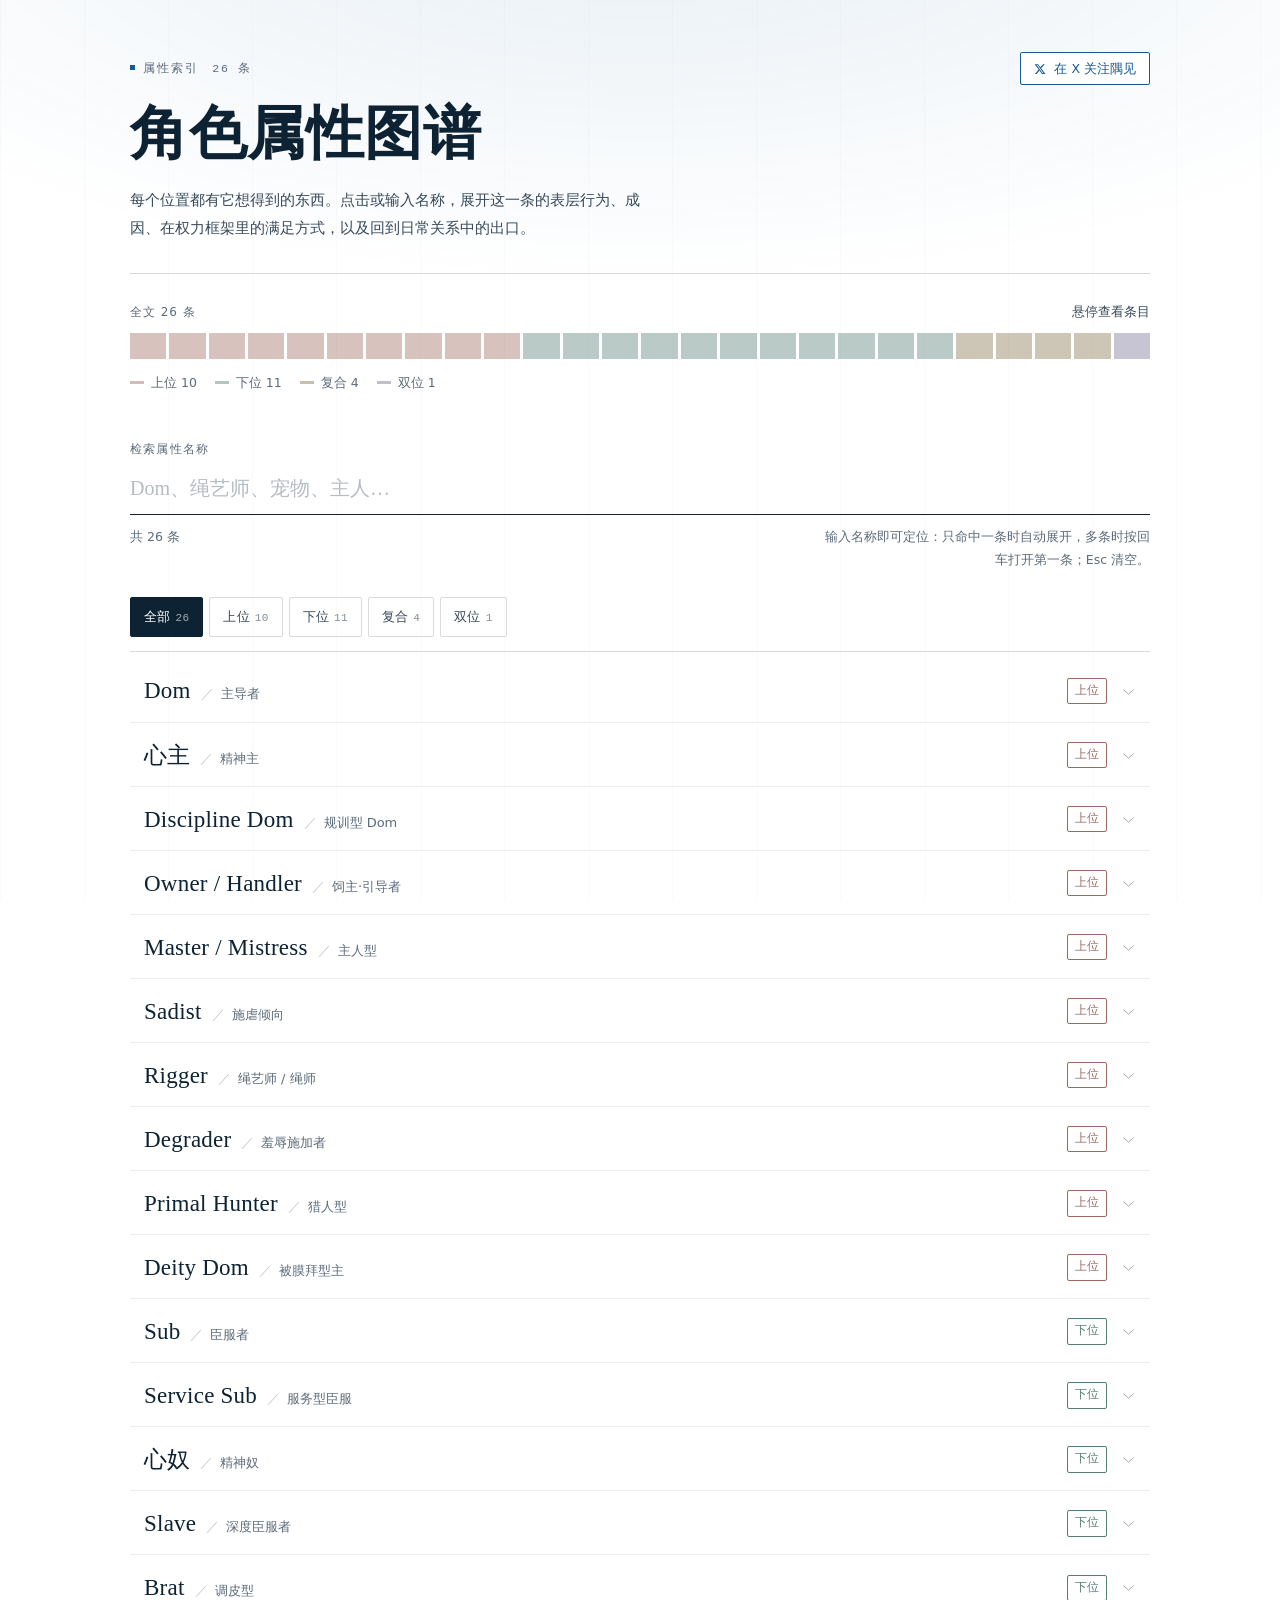
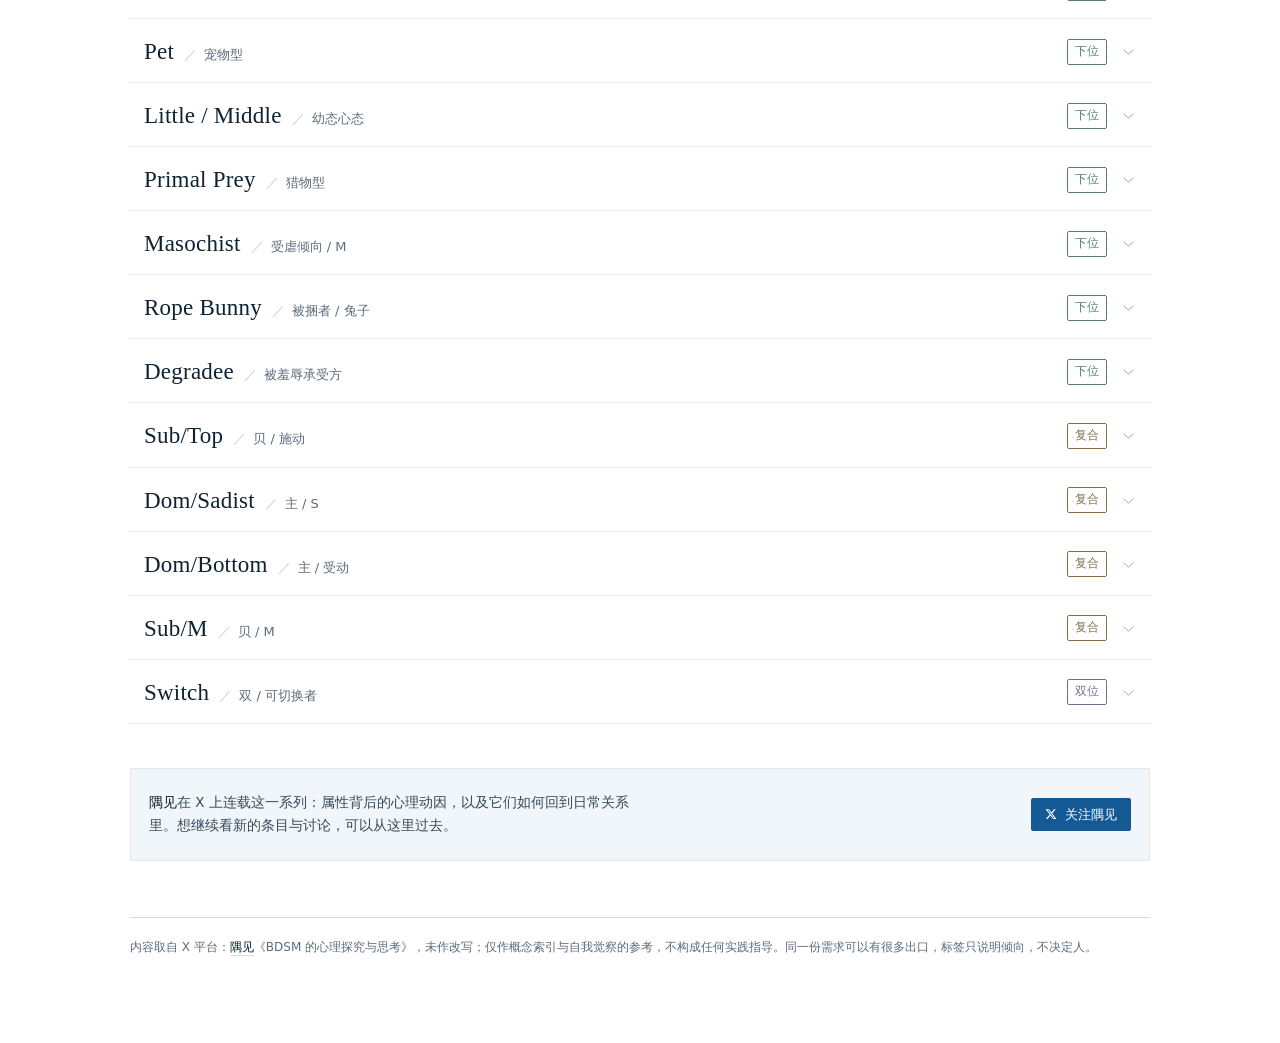
<file: 角色属性图谱.html>
<!DOCTYPE html>
<html lang="zh-CN">
<head>
<meta charset="utf-8">
<meta name="viewport" content="width=device-width, initial-scale=1">
<title>角色属性图谱 · 索引</title>
<link rel="icon" href="data:image/svg+xml,%3Csvg xmlns='http://www.w3.org/2000/svg' viewBox='0 0 32 32'%3E%3Crect width='32' height='32' fill='%230d2233'/%3E%3Crect x='6' y='7' width='2' height='18' fill='%23f1f6fb'/%3E%3Crect x='11' y='7' width='15' height='2' fill='%23155a94'/%3E%3Crect x='11' y='13' width='11' height='1.5' fill='%23f1f6fb'/%3E%3Crect x='11' y='18' width='15' height='1.5' fill='%23f1f6fb'/%3E%3C/svg%3E">
<link rel="preconnect" href="https://miaoda.feishu.cn">
<link rel="stylesheet" href="https://miaoda.feishu.cn/fonts/css2?family=Noto+Serif+SC:wght@400;500;600&amp;family=Noto+Sans+SC:wght@300;400;500;700&amp;display=swap">
<style>
:root{
  --stone:#ffffff;
  --wash:#f1f6fb;
  --ink:#0d2233;
  --ink-soft:#37495a;
  --muted:#5c6b7a;
  --accent:#155a94;
  --rule:rgba(13,34,51,.16);
  --rule-soft:rgba(13,34,51,.075);
  --dom:#8c5145;
  --sub:#39685d;
  --mix:#6f5a2f;
  --switch:#5f5780;
  --serif:"Noto Serif SC","Songti SC","Source Han Serif SC",Georgia,serif;
  --sans:"Noto Sans SC","PingFang SC","Microsoft YaHei",system-ui,sans-serif;
  --mono:"SFMono-Regular",Consolas,"Liberation Mono",monospace;
}
*{box-sizing:border-box}
button{font:inherit;color:inherit;background:none;border:0;appearance:none;-webkit-appearance:none}
html{-webkit-text-size-adjust:100%}
body{
  margin:0;
  background:var(--stone);
  color:var(--ink);
  font-family:var(--sans);
  font-weight:300;
  font-size:15.5px;
  line-height:1.85;
  -webkit-font-smoothing:antialiased;
}
body::before{
  content:"";position:fixed;inset:0;pointer-events:none;z-index:0;
  background:
    radial-gradient(120% 70% at 50% -12%,rgba(21,90,148,.10),transparent 62%),
    repeating-linear-gradient(90deg,rgba(13,34,51,.02) 0 1px,transparent 1px 84px);
}
.wrap{position:relative;z-index:1;max-width:1060px;margin:0 auto;padding:0 20px 72px}

/* ---------- 页头 ---------- */
.masthead{padding-top:52px}
.masthead__top{display:flex;justify-content:space-between;align-items:center;gap:14px;flex-wrap:wrap}
.chapter{
  font-family:var(--mono);font-size:11.5px;letter-spacing:.16em;
  color:var(--muted);text-transform:none;
}
.chapter .dot{display:inline-block;width:5px;height:5px;background:var(--accent);margin-right:8px;vertical-align:2px}
h1{
  font-family:var(--serif);font-weight:600;
  font-size:clamp(34px,7.2vw,58px);
  line-height:1.15;letter-spacing:.01em;
  margin:16px 0 0;
}
.masthead__note{
  margin-top:18px;max-width:34em;color:var(--ink-soft);
  font-size:15px;line-height:1.9;
}
.rule{height:1px;background:var(--rule);margin:30px 0 0}

/* ---------- 分布带 ---------- */
.strip{margin-top:26px}
.strip__head{display:flex;justify-content:space-between;align-items:baseline;gap:14px;flex-wrap:wrap}
.strip__label{font-size:12px;color:var(--muted);letter-spacing:.08em}
.strip__read{font-size:12.5px;color:var(--ink-soft);min-height:1.6em}
.strip__read b{font-family:var(--serif);font-weight:500;font-size:14px}
.ticks{display:flex;align-items:flex-end;gap:3px;margin-top:10px;flex-wrap:nowrap}
.tick{
  flex:1 1 0;min-width:6px;height:26px;border:0;padding:0;cursor:pointer;
  background:var(--g,var(--ink));opacity:.35;
  transition:opacity .18s ease,transform .18s ease;
}
.tick:hover,.tick:focus-visible{opacity:.78;transform:translateY(-3px);outline:none}
.tick[aria-label]:focus-visible{box-shadow:0 0 0 2px var(--stone),0 0 0 3px var(--ink)}
.legend{display:flex;gap:18px;flex-wrap:wrap;margin-top:12px;font-size:12.5px;color:var(--muted)}
.legend span{display:inline-flex;align-items:center;gap:7px}
.legend i{width:14px;height:3px;background:var(--g);opacity:.38}

/* ---------- 检索 ---------- */
.finder{margin-top:44px}
.finder label{display:block;font-size:12px;color:var(--muted);letter-spacing:.1em;margin-bottom:8px}
.searchline{display:flex;align-items:center;gap:12px;border-bottom:1.5px solid var(--ink);padding-bottom:10px}
#q{
  flex:1 1 auto;min-width:0;border:0;background:transparent;outline:none;
  font-family:var(--serif);font-size:clamp(20px,4.2vw,28px);font-weight:500;
  color:var(--ink);padding:2px 0;
}
#q::placeholder{color:rgba(13,34,51,.3);font-weight:400;font-size:clamp(16px,3.4vw,20px)}
.btn-clear{
  border:0;background:transparent;color:var(--muted);font-family:var(--sans);
  font-size:13px;cursor:pointer;padding:8px 4px;flex:0 0 auto;
}
.btn-clear:hover{color:var(--ink)}
.subline{display:flex;justify-content:space-between;align-items:baseline;gap:16px;margin-top:10px;font-size:12.5px;color:var(--muted)}
.subline .hint{max-width:26em;text-align:right}

/* ---------- 过滤 ---------- */
.filters{display:flex;gap:6px;flex-wrap:wrap;align-items:center;margin-top:26px;padding-bottom:14px;border-bottom:1px solid var(--rule)}
.chip{
  border:1px solid var(--rule);background:transparent;color:var(--ink-soft);
  font-family:var(--sans);font-size:13px;letter-spacing:.02em;
  padding:7px 13px;cursor:pointer;border-radius:2px;
  transition:background .16s ease,color .16s ease,border-color .16s ease;
}
.chip:hover{border-color:var(--ink);color:var(--ink)}
.chip[aria-pressed="true"]{background:var(--ink);border-color:var(--ink);color:var(--stone)}
.chip .n{font-family:var(--mono);font-size:11px;opacity:.62;margin-left:5px}
.btn-collapse{
  margin-left:auto;border:0;background:transparent;color:var(--muted);
  font-size:12.5px;cursor:pointer;padding:6px 2px;border-bottom:1px solid transparent;
}
.btn-collapse:hover{color:var(--ink);border-bottom-color:var(--ink)}
.btn-collapse[hidden]{display:none}

/* ---------- 索引条目 ---------- */
.list{margin-top:6px}
.entry{border-bottom:1px solid var(--rule-soft);--g:var(--ink);scroll-margin-top:24px}
.entry[data-group="dom"]{--g:var(--dom)}
.entry[data-group="sub"]{--g:var(--sub)}
.entry[data-group="mix"]{--g:var(--mix)}
.entry[data-group="switch"]{--g:var(--switch)}
.head{
  display:flex;align-items:baseline;gap:14px;width:100%;text-align:left;
  border:0;background:transparent;cursor:pointer;
  padding:17px 14px 15px;position:relative;color:var(--ink);
  font-family:var(--sans);
}
.head::before{
  content:"";position:absolute;left:0;top:0;bottom:0;width:2px;
  background:var(--g);transform:scaleY(0);transform-origin:top;
  transition:transform .35s cubic-bezier(.2,.7,.2,1);
}
.head:hover::before,.head:focus-visible::before{transform:scaleY(1)}
.head:focus-visible{outline:none;background:rgba(21,90,148,.06)}
.names{flex:1 1 auto;min-width:0;display:flex;align-items:baseline;gap:10px;flex-wrap:wrap}
.nm{font-family:var(--serif);font-weight:500;font-size:clamp(19px,2.4vw,23px);line-height:1.35;letter-spacing:.01em}
.al{font-size:13px;color:var(--muted);line-height:1.5}
.al::before{content:"／";margin-right:7px;color:rgba(13,34,51,.26)}
.tag{
  flex:0 0 auto;font-size:11.5px;color:var(--g);border:1px solid var(--g);
  padding:1px 7px 2px;border-radius:2px;align-self:center;opacity:.86;
}
.chev{flex:0 0 auto;width:15px;height:15px;align-self:center;transition:transform .3s ease;opacity:.5}
.entry.is-open .chev{transform:rotate(180deg);opacity:.9}
.entry.is-open .nm{color:var(--g)}

/* 展开区 */
.body{display:grid;grid-template-rows:0fr;transition:grid-template-rows .42s cubic-bezier(.2,.7,.2,1)}
.entry.is-open{background:var(--wash)}
.entry.is-open .body{grid-template-rows:1fr}
.body__clip{overflow:hidden;min-height:0}
.inner{padding:0 14px 34px}
.surface{
  font-family:var(--serif);font-size:16.5px;line-height:1.95;color:var(--ink-soft);
  border-left:2px solid var(--g);padding:2px 0 2px 16px;margin:4px 0 26px;
}
.panel{margin-top:24px}
.panel h3{
  font-family:var(--sans);font-weight:500;font-size:12.5px;letter-spacing:.1em;
  color:var(--ink);margin:0 0 10px;padding-top:11px;border-top:1px solid var(--rule);
}
.points{margin:0;padding:0;list-style:none}
.points li{position:relative;padding-left:15px;margin:0 0 9px;font-size:14.8px;line-height:1.88;color:var(--ink-soft)}
.points li::before{content:"";position:absolute;left:0;top:.78em;width:4px;height:1px;background:var(--g);opacity:.7}
.points li strong{font-weight:500;color:var(--ink)}
.pair{display:grid;grid-template-columns:1fr 1fr;gap:0 40px;margin-top:24px}
.pair .panel{margin-top:0}
@media (max-width:760px){.pair{grid-template-columns:1fr;gap:0}}
.foot{display:flex;justify-content:flex-end;align-items:center;gap:14px;margin-top:22px;font-size:12px;color:var(--muted)}
.copy,.share{border:0;background:transparent;color:var(--muted);font-family:var(--sans);font-size:12px;cursor:pointer;padding:6px 0;border-bottom:1px solid var(--rule);display:inline-flex;align-items:center;gap:6px}
.copy:hover,.share:hover{color:var(--ink);border-bottom-color:var(--ink)}
.share svg{width:12px;height:12px;flex:0 0 auto}

/* ---------- 空态 / 页脚 ---------- */
.empty{padding:46px 2px 32px;border-top:1px solid var(--rule-soft)}
.empty p{font-family:var(--serif);font-size:20px;margin:0 0 6px}
.empty small{color:var(--muted);font-size:13px}
.sugg{display:flex;gap:8px;flex-wrap:wrap;margin-top:16px}
.footnote{margin-top:56px;padding-top:18px;border-top:1px solid var(--rule);font-size:12px;color:var(--muted);line-height:1.9}
.footnote a{color:var(--ink);text-decoration:none;border-bottom:1px solid var(--rule);padding-bottom:1px}
.footnote a:hover{border-bottom-color:var(--ink)}

/* ---------- 关注入口 ---------- */
.xfollow{
  display:inline-flex;align-items:center;gap:8px;flex:0 0 auto;
  border:1px solid var(--accent);border-radius:2px;padding:8px 13px;
  font-size:12.5px;line-height:1.2;color:var(--accent);background:#fff;text-decoration:none;
  transition:background .18s ease,color .18s ease,border-color .18s ease;
}
.xfollow:hover,.xfollow:focus-visible{background:var(--accent);color:#fff;border-color:var(--accent);outline:none}
.xfollow svg{width:12px;height:12px;flex:0 0 auto;fill:currentColor}
.xfollow--solid{background:var(--accent);border-color:var(--accent);color:#fff}
.xfollow--solid:hover,.xfollow--solid:focus-visible{background:var(--ink);border-color:var(--ink);color:#fff}
.follow{
  display:flex;justify-content:space-between;align-items:center;gap:18px;flex-wrap:wrap;
  margin-top:44px;padding:22px 18px;border:1px solid var(--rule-soft);border-radius:2px;background:var(--wash);
}
.follow__copy{font-size:13.5px;line-height:1.75;color:var(--ink-soft);max-width:36em}
.follow__copy strong{font-family:var(--serif);font-weight:500;color:var(--ink)}

.toast{
  position:fixed;left:50%;bottom:28px;transform:translate(-50%,12px);
  background:var(--ink);color:var(--stone);font-size:13px;padding:9px 16px;border-radius:2px;
  opacity:0;pointer-events:none;transition:opacity .25s ease,transform .25s ease;z-index:9;
}
.toast.on{opacity:1;transform:translate(-50%,0)}

mark{background:none;color:var(--g,var(--dom));font-weight:600;box-shadow:inset 0 -2px 0 var(--g,var(--dom))}
@media (prefers-reduced-motion:reduce){
  *{transition-duration:.01ms !important}
}
@media (max-width:640px){
  .ticks,.strip__read{display:none}
  .head,.inner{padding-left:0;padding-right:0}
}
@media (max-width:520px){
  .wrap{padding:0 16px 56px}
  .masthead{padding-top:38px}
  .subline{flex-direction:column;gap:4px}
  .subline .hint{text-align:left}
  .btn-collapse{margin-left:0}
}
</style>
</head>
<body>
<div class="wrap">

  <header class="masthead">
    <div class="masthead__top">
      <div class="chapter"><span class="dot"></span>属性索引　26 条</div>
      <a class="xfollow" href="https://x.com/YUJIAN386" target="_blank" rel="noopener noreferrer">
        <svg viewBox="0 0 24 24" aria-hidden="true"><path d="M18.244 2.25h3.308l-7.227 8.26 8.502 11.24H16.17l-5.214-6.817L4.99 21.75H1.68l7.73-8.835L1.254 2.25H8.08l4.713 6.231zm-1.161 17.52h1.833L7.084 4.126H5.117z"/></svg>
        在 X 关注隅见
      </a>
    </div>
    <h1>角色属性图谱</h1>
    <div class="masthead__note">每个位置都有它想得到的东西。点击或输入名称，展开这一条的表层行为、成因、在权力框架里的满足方式，以及回到日常关系中的出口。</div>
    <div class="rule"></div>

    <div class="strip">
      <div class="strip__head">
        <div class="strip__label">全文 26 条</div>
        <div class="strip__read" id="readout" aria-live="polite">悬停查看条目</div>
      </div>
      <div class="ticks" id="ticks" role="group" aria-label="按条目快速跳转"></div>
      <div class="legend" id="legend"></div>
    </div>
  </header>

  <section class="finder">
    <label for="q">检索属性名称</label>
    <div class="searchline">
      <input id="q" type="text" placeholder="Dom、绳艺师、宠物、主人…" autocomplete="off" spellcheck="false" aria-describedby="status">
      <button class="btn-clear" id="clear" type="button" hidden>清除</button>
    </div>
    <div class="subline">
      <div id="status" aria-live="polite">共 26 条</div>
      <div class="hint">输入名称即可定位：只命中一条时自动展开，多条时按回车打开第一条；Esc 清空。</div>
    </div>
  </section>

  <div class="filters" id="filters" role="group" aria-label="按分组筛选"></div>

  <main class="list" id="list"></main>

  <section class="follow">
    <div class="follow__copy"><strong>隅见</strong>在 X 上连载这一系列：属性背后的心理动因，以及它们如何回到日常关系里。想继续看新的条目与讨论，可以从这里过去。</div>
    <a class="xfollow xfollow--solid" href="https://x.com/YUJIAN386" target="_blank" rel="noopener noreferrer">
      <svg viewBox="0 0 24 24" aria-hidden="true"><path d="M18.244 2.25h3.308l-7.227 8.26 8.502 11.24H16.17l-5.214-6.817L4.99 21.75H1.68l7.73-8.835L1.254 2.25H8.08l4.713 6.231zm-1.161 17.52h1.833L7.084 4.126H5.117z"/></svg>
      关注隅见
    </a>
  </section>

  <p class="footnote">内容取自 X 平台：<a href="https://x.com/YUJIAN386" target="_blank" rel="noopener noreferrer">隅见</a>《BDSM 的心理探究与思考》，未作改写；仅作概念索引与自我觉察的参考，不构成任何实践指导。同一份需求可以有很多出口，标签只说明倾向，不决定人。</p>
</div>
<div class="toast" id="toast" role="status" aria-live="polite"></div>

<script>
const ROLES = [{"id":"2.1","title":"Dom（主导者）","name":"Dom","cn":"主导者","surface":"定规则、担责任、掌控节奏，但不以痛感为主要手段。","causes":["胜任感驱动：「我能安排好另一个人的体验」——通过照顾别人来确认自己的能力","掌控感需求：现实生活中不可控因素太多，在亲密关系里造一块完全可预测的秩序","形成路径：从小被要求成熟、习惯照顾他人的人，更容易发展出 Dom 倾向；也可能是现实中失控感较强的人，通过可控的权力动态来缓解焦虑"],"fulfill":["通过明确的规则、约定和节奏安排，获得「一切尽在掌握」的确定感","通过 Sub 的服从与反馈，确认「我的安排是有效的、被认可的」","权力框架本身提供了正当性——我不需要谦虚，主导是我的角色"],"normal":["主动承担关系中的规划角色：旅行安排、重大决策、家庭事务分工——把 Dom 能量用在「经营生活」上","和伴侣沟通你的掌控需求：「我喜欢安排好一切，你愿意被我照顾吗？」——把隐性的掌控变成显性的分工","刻意练习「放手」：定期把决策权交给对方，避免控制欲变成压迫感","如果掌控欲来自焦虑而非偏好，需要回溯焦虑来源——是工作压力、安全感缺失，还是单纯的性格特质？"],"group":"dom"},{"id":"2.2","title":"心主 / 精神主","name":"心主 / 精神主","cn":"","surface":"通过观念、判断与情绪引导对方，而非身体刺激。","causes":["智识优越感确认：「我的判断是对的，你跟着我想就能少走弯路」","深度被认同需求：不只是听我的话，是真的服我的认知——这比身体服从浓度更高","形成路径：高认知人群、习惯在精神层面引领他人的人；也可能有「拯救者情结」，想通过认知引导来改变另一个人"],"fulfill":["通过思想对话、认知引导、情绪分析，获得「我在塑造你」的深度参与感","Sub 的成长与变化，反过来确认「我的认知是有价值的」","精神层面的深度绑定，比身体关系更持久、更有联结感"],"normal":["做伴侣的「人生教练」：在对方迷茫时提供分析框架，而不是直接替他做决定","和伴侣建立深度对话习惯：每周留专门时间聊想法、聊感受、聊困惑——把精神引导变成日常交流","警惕「拯救者情结」：如果对方不成长你就焦虑，那可能不是 Dom，而是控制欲的变体","区分「分享观点」和「强加观点」：前者是连接，后者是压迫"],"group":"dom"},{"id":"2.3","title":"Discipline Dom（规训型 Dom）","name":"Discipline Dom","cn":"规训型 Dom","surface":"偏好约定、规矩与奖惩框架带来的秩序感。","causes":["秩序感需求：规则越清晰，不确定性越低，内在就越安稳","道德感确认：通过「纠正行为」来确认自己的价值体系是对的、是有力量的","形成路径：规则意识强、成长环境中规则驱动的人；也可能是内在混乱感较重的人，需要外部结构来管理内在的失序"],"fulfill":["通过奖惩体系的建立与执行，获得「我的规则真的在起作用」的实感","规则的明确性，让关系可预期、可衡量——减少了模糊地带带来的焦虑","「我是定规矩的人」这个位置，本身就提供了稳定的掌控感"],"normal":["和伴侣共同制定「关系公约」：把隐性的期待变成显性的约定——家务分工、消费规则、沟通方式","用「共同目标」代替「单方面规矩」：比如一起健身、一起读书、一起存钱——把规训欲用在共同成长上","警惕「道德化对方」：如果你总想纠正伴侣的「不对」，可能是你自己的超我过强，需要自我觉察","区分「我在意的规则」和「我强加的规则」：哪些是底线，哪些只是我的习惯？"],"group":"dom"},{"id":"2.4","title":"Owner / Handler（饲主·引导者）","name":"Owner / Handler","cn":"饲主·引导者","surface":"宠物扮演动态中的照顾、训练与守护，提供安全环境与日常照料。","causes":["无条件被需要：宠物不会评判主人，不会离开——这种纯粹的被依赖是稀缺的","养育成就感：看着「我的小动物」一点点长大、变好、信任我——这是很深层的满足","形成路径：照顾者人格、喜欢被依赖的人；也可能是现实中缺少纯粹的、不需要设防的养育关系"],"fulfill":["通过日常照料（喂食、起居、情绪安抚）获得「我被完全需要」的感觉","Pet 的信任与依赖，是对「我是个好照顾者」的直接确认","宠物扮演的「低复杂度」——不用谈复杂的人生，就是简单的陪伴与照顾——本身就是一种减压"],"normal":["把「饲养欲」用在照顾伴侣上：记住对方的喜好、准备对方爱吃的东西、在对方疲惫时主动接手——把照顾变成爱的语言","养一只真正的宠物：如果饲主需求强烈，一只猫或狗能满足大部分养育需求，不必硬塞进亲密关系里","警惕「 infantilization」：不要把伴侣当小孩对待——照顾是支持，不是剥夺对方的成人能力","区分「我想照顾你」和「我想控制你」：前者让对方更独立，后者让对方更依赖"],"group":"dom"},{"id":"2.5","title":"Master / Mistress（主人型）","name":"Master / Mistress","cn":"主人型","surface":"深度让渡关系中的上位称谓，承担长期照顾与全责。","causes":["绝对掌控感的极致：不只是「主导」，是「你整个人都交给我了」","被完全信任的厚重感：「你把整个人交给我，我接住了」——这种责任的重量本身就是满足","形成路径：权威人格、需要深度承诺来确认关系真实性的人；也可能是现实中缺少深度联结，想用「全权负责」来换取绝对信任"],"fulfill":["通过长期、深度的承诺，获得「这段关系是真实的、是稳固的」确认","Slave 的完全交付，反过来确认「我值得被这样信任」","「全权负责」的角色，让掌控感达到了顶峰——不只是管一件事，是管你的全部"],"normal":["把「深度承诺」用在婚姻/长期伴侣关系中：一起买房、一起规划未来、一起面对困难——用共同的人生规划来满足深度承诺需求","和伴侣建立「兜底」默契：不管发生什么，我们都站在一起——这就是 Master 级别的责任在正常关系里的样子","警惕「我为你负责一切」的控制欲：真正的负责是支持对方独立，不是替对方活","如果对深度联结的渴望特别强烈，需要觉察——是不是现实中安全感不够，才需要用「绝对承诺」来兜底？"],"group":"dom"},{"id":"2.6","title":"Sadist（施虐倾向）","name":"Sadist","cn":"施虐倾向","surface":"从施加痛感/刺激本身获得满足。","causes":["感官唤起需求：痛感是高强度情绪唤起，普通人觉得刺激不够","攻击性的安全释放：平时被压抑的攻击冲动，在同意框架内有了合法出口","权力感身体化：「我能让你产生这么强烈的反应」——这比任何语言都更能确认我的力量","形成路径：高感觉寻求人格；发现了痛感-快感神经联结（内啡肽系统）的人；也可能是平时攻击性被过度压抑，需要一个出口"],"fulfill":["在知情同意的框架内，安全地释放攻击性和感官刺激需求","通过对方的反应（痛呼、颤抖、事后的快感），确认「我的力量是被享受的、被需要的」","痛感作为一种强烈的沟通方式——不需要语言，身体反应就是最直接的反馈"],"normal":["如果痛感需求只是偏好而非强迫，在双方同意的性生活中可以适度引入——轻量级的拍打、抓握都是正常的情趣","把攻击性转化为竞技性运动：拳击、击剑、高强度健身——用身体的力量感来释放攻击欲","如果攻击性是被压抑的结果，需要觉察：你在生谁的气？为什么不敢表达？","区分「我喜欢施加痛感」和「我想伤害人」——前者是偏好，后者是危险信号"],"group":"dom"},{"id":"2.7","title":"Rigger（绳艺师 / 绳师）","name":"Rigger","cn":"绳艺师 / 绳师","surface":"专注设计与执行绳缚的施动方，不一定要求支配。","causes":["审美与创作：绳缚是一门艺术——「我的作品」本身就是满足","精准控制的艺术化表达：不是「绑住你」，是「我用绳子在你身体上创作」","技艺带来的尊重与地位：绳师是有手艺的人，这种专业感本身就是价值确认","形成路径：手巧、有审美追求、喜欢技艺精进的人；也可能是把「约束」体验为美感而非暴力的人"],"fulfill":["通过技艺精进，获得专业人士的成就感和被认可感","通过设计和执行绳缚，获得审美创作的愉悦","Rope Bunny 的信任和欣赏，反过来确认「我的手艺是好的」"],"normal":["把「技艺精进」的欲望用在任何一门手艺上：木工、摄影、烹饪、乐器——只要是需要精细练习的技能，都能满足这种成就感","如果对身体约束本身有兴趣，在双方同意的亲密关系中可以适度探索——但前提是安全知识到位","区分「我喜欢做这个手艺」和「我喜欢控制这个人」——前者是创作，后者是权力"],"group":"dom"},{"id":"2.8","title":"Degrader（羞辱施加者）","name":"Degrader","cn":"羞辱施加者","surface":"从言语贬低、地位落差与羞耻情境中获得满足。","causes":["权力感的心理极致：身体控制还不够，我要在心理上也达到高低位","突破社会假面：平时太端着了，在安全框架里说平时绝对不能说的话——这种禁忌突破本身就是释放","占有欲表达：「你在我面前可以完全放下尊严」——这是最深的占有，你连最羞耻的一面都给我看了","形成路径：平时社会面具重、需要突破禁忌释放的人；也可能对社会等级有复杂情感（既服从又想颠覆）的人"],"fulfill":["在明确同意的框架内，安全地说「出格」的话——释放平时的社会压抑","通过对方的羞耻反应，确认「你在我面前是完全敞开的」——这种深度的脆弱暴露是极强的亲密","羞辱作为一种角色扮演——「我在演一个贬低你的人」，而不是真的看不起你——这是安全的"],"normal":["首先要警惕：日常关系中绝对不要真的贬低伴侣——这不是情趣，是情感虐待","如果是对「社会假面压抑」有反应，可以通过其他方式释放：脱口秀、角色扮演游戏、和密友说脏话——找安全的出口","如果是「占有欲」的表达，换成正向方式：「你在我面前不需要装」——接纳对方的脆弱，比贬低更能满足占有欲","觉察：你是不是平时太被「尊重」绑架了？为什么需要通过「说不尊重的话」来释放？"],"group":"dom"},{"id":"2.9","title":"Primal Hunter（猎人型）","name":"Primal Hunter","cn":"猎人型","surface":"享受「捕获/占有」的原始支配，靠追逐、野性建立高低位，不靠指令话术。","causes":["原始本能释放：文明社会太规矩了，想回归「野性」的状态","征服感：从「追逐」中确认吸引力——「你被我追到手了」","自然状态的回归：脱离文明规则的束缚，用身体和本能来互动","形成路径：高活力、喜欢竞争的人；对原始生命力有强烈向往的人；也可能是在文明社会中感到压抑的人，想通过「野性」找回完整的自己"],"fulfill":["通过追逐、捕获、野性的互动，安全地释放原始本能","通过「征服」确认自己的吸引力和力量——猎物是主动让我追的，这是双向的","Primal 场景的「去文明化」——不用说话，靠本能和身体——本身就是一种减压"],"normal":["把「追逐欲」用在求偶期和日常调情中：主动追求、制造惊喜、肢体上的主动——把野性变成浪漫","把「竞争欲」用在运动和事业上：攀岩、格斗、竞技体育——原始力量有正向出口","如果是对「文明压抑」的反应，想想你在压抑什么——是不是平时太在意体面了？能不能在亲密关系里放松一点？","Primal 动态也可以存在于正常关系中：打闹、追逐、肢体嬉戏——不需要绳缚也能有野性的亲密"],"group":"dom"},{"id":"2.10","title":"Deity Dom（被膜拜型主）","name":"Deity Dom","cn":"被膜拜型主","surface":"支配感来自接受对方的侍奉、仰望与专注，自身常处被服侍位置。","causes":["被仰望的优越感：「我像神一样被你注视着」——这是自恋需求的极致满足","仪式感：侍奉不是随便的，是有仪式的——仪式感本身就是满足","形成路径：高自尊或低自尊的两极（都需要被仰望确认价值）；有表演型人格倾向的人；对宗教/仪式感有强烈需求的人"],"fulfill":["通过对方的仰望和侍奉，确认「我是特别的、是值得被崇拜的」","仪式化的互动，让普通的亲密变得有神圣感——这比日常吃饭看电影浓度高多了","「被侍奉」的体验，是对平时「要照顾别人」的一种反转——我也可以被放在中心"],"normal":["如果是「被放在中心」的需求，和伴侣约定「特别日」：定期有一天你是中心，对方照顾你、迁就你——轮换着来","如果是「仪式感」的需求，在正常关系里也可以有仪式：纪念日、固定的约会流程、郑重的礼物——仪式感不需要权力交换","警惕「自恋受损」：如果伴侣不仰望你你就生气，这可能是低自尊的反向表现——你真正需要的不是崇拜，是被看见","区分「我喜欢被重视」和「我需要被崇拜」——前者是正常需求，后者可能是自恋防御"],"group":"dom"},{"id":"3.1","title":"Sub（臣服者）","name":"Sub","cn":"臣服者","surface":"交出决定权、接受引领，但与痛感无关。","causes":["决策疲劳：平时要做太多决定了，想有一段时间「不用我想」","被引导的安全感：有人替你安排好一切，你只需要跟着走——这种确定感很放松","形成路径：习惯跟随、对自主决策有隐性焦虑的人；也可能是平时太独立、太坚强了，想在一段关系里「不用那么坚强」"],"fulfill":["通过把决定权交给 Dom，获得「卸下决策负担」的轻松感","Dom 的引导和安排，让关系可预期、不用纠结——减少了日常的选择焦虑","「被引领」本身就是一种亲密——我把我的方向交给你，这是深度信任的表达"],"normal":["和伴侣分工决策：你管什么、我管什么——把「全交出去」变成「各管一摊」，既减少决策量又不丧失自主权","主动选择「被安排」的时刻：周末让对方安排行程，你跟着走就好——偶尔的臣服是放松，不是常态","觉察：你是「喜欢被安排」，还是「不敢自己做决定」？前者是偏好，后者可能是自我效能感不足","如果是决策疲劳，先减少生活中的决策数量——固定饮食、固定穿搭、减少选择——把精力留给真正重要的事"],"group":"sub"},{"id":"3.2","title":"Service Sub（服务型臣服）","name":"Service Sub","cn":"服务型臣服","surface":"通过照顾、执行与侍奉来获得臣服感。","causes":["被需要感：「我有用，我有价值」——通过服务确认自己的存在意义","服务即爱：这是我的爱的语言——我不说我爱你，我做给你看","形成路径：照顾者人格、习惯通过付出来获得爱的人；也可能原生家庭中「有用才被爱」，服务成了生存策略"],"fulfill":["通过为 Dom 做事（照顾起居、执行命令、提供服务），获得「我被需要」的确认","服务的质量 = 爱的表达——我做得越好，说明我越在乎你","「被需要」的感觉，反过来填补了「我是否值得被爱」的焦虑"],"normal":["把服务欲用在正常的照顾中：给伴侣做饭、准备礼物、关心对方的身体——服务是正常的爱的语言","但要警惕「过度服务」：如果你的服务是为了「换」对方的爱，那不是健康的亲密，是依附","学会「接受服务」：健康的关系是双向的——你也要让对方照顾你，不然服务就成了单向的付出","觉察：你是不是只会「通过做事」来表达爱？能不能也学会用语言、用陪伴来表达？"],"group":"sub"},{"id":"3.3","title":"心奴 / 精神奴","name":"心奴 / 精神奴","cn":"","surface":"在情感与思想层面被掌控、依赖最深。","causes":["精神寄托的极致：把另一个人的思想当作自己的方向——「不用我自己想了，跟着你就好」","归属感的深度满足：我的精神世界和你连在一起——这比身体亲密更深","形成路径：自我认同模糊、需要外部框架来定义自己的人；有强烈依附需求的人；也可能经历过自我混乱，想要一个「锚点」"],"fulfill":["通过精神层面的深度绑定，获得「我不再是一个人了」的归属感","心主的思想和判断，成为 Sub 的内在框架——减少了自我内耗和迷茫","「被深度理解」——不只是我的身体，我的想法、我的情绪都被你接住了——这是极强的亲密"],"normal":["和伴侣建立深度的精神共鸣：聊想法、聊价值观、聊人生目标——精神层面的连接是正常关系里的重要部分","但要警惕「精神依附」：如果你的想法完全跟着对方走，你没有自己的判断了——这不是亲密，是自我丧失","健康的状态是：我们有共同的价值观，但我依然有独立的思考能力——「和你一致」是选择，不是必须","如果你经常迷茫、不知道自己要什么，先建立自我认同——读自己的书、交自己的朋友、做自己的决定——再进入关系"],"group":"sub"},{"id":"3.4","title":"Slave（深度臣服者）","name":"Slave","cn":"深度臣服者","surface":"在约定范围内让渡程度比普通 Sub 更深，追求归属与承诺。","causes":["完全交出自我的解脱感：自由是有重量的——「被决定」反而轻松","被完全拥有的归属感：「你整个人都是我的」——这种极致的占有是对孤独感的终极回应","形成路径：存在性焦虑重、对自由感到疲惫的人；也可能现实中缺少深度联结，想用「彻底交付」换取绝对归属感；或低自尊，觉得自己不值得做决定"],"fulfill":["通过彻底交付，获得「不用再自己扛了」的解脱感","被完全拥有的体验，填补了「我是否被真正接纳」的深层焦虑","深度承诺本身，就是对「关系是否稳定」的确认——你把整个人都给我了，说明这段关系是认真的"],"normal":["首先要警惕：日常关系里的「彻底交付」是危险的——它很容易滑向控制和虐待","如果你是对「自由的重量」感到疲惫，先拆解一下：你是不想做所有决定，还是不想承担人生的责任？","健康的亲密关系是「两个人一起扛」，不是「我把我的人生交给你」——前者是伙伴，后者是依附","如果归属感需求特别强烈，先建立「内在安全感」——自我接纳、独立生活能力、朋友圈——再进入关系，不然你会把「被爱」当成唯一的救命稻草"],"group":"sub"},{"id":"3.5","title":"Brat（调皮型）","name":"Brat","cn":"调皮型","surface":"以有限违抗、撒娇挑衅作为互动方式，目的是被对方接住并制服。","causes":["测试对方掌控力：「你能 hold 住我吗？你够不够稳？」——这是一种安全感测试","用反向方式表达亲近：我对你闹、对你调皮，说明我在你面前是放松的","在安全范围内表达叛逆：平时不能叛逆，在关系里用「小打小闹」的方式释放","形成路径：高能量、喜欢玩闹的人；用「调皮」来测试关系安全感的人；也可能是回避型依恋——用「闹」来保持距离，又不真的离开"],"fulfill":["通过挑衅-被制服的循环，反复确认「你是稳的、你不会走」——安全感是通过测试建立的","「被接住」的体验——我闹成这样你还在——这是对「被接纳」的强烈确认","调皮本身就是互动——这种打打闹闹的模式，比一本正经的交流更符合你的相处方式"],"normal":["Brat 动态在正常关系里很常见：打情骂俏、故意顶嘴、撒娇耍赖——这就是日常的情趣","但要注意度：调皮是为了拉近关系，不是为了真的激怒对方——如果对方真的生气了，就要收","觉察：你是不是在用「闹」来测试对方的底线？如果是，那你需要的可能不是调皮，是直接的安全感确认——「你会一直对我好吗？」","如果是回避型依恋，直接表达需求比「反向测试」更有效——测试出来的安全感，总是不够稳固"],"group":"sub"},{"id":"3.6","title":"Pet（宠物型）","name":"Pet","cn":"宠物型","surface":"犬/猫式动物化扮演，臣服感来自被饲养、被训练、被命名，痛感中性。","causes":["退回「无需负责」的状态：像动物一样简单——不用想复杂的人生，吃睡玩就好","无条件被爱的渴望：宠物爱主人不需要理由——这是最纯粹的爱","逃避成人世界的复杂：做小孩/做动物，暂时不用当大人","形成路径：压力大、想暂时退回简单状态的人；童年期有宠物依恋的人；对纯粹的、不需要设防的联结有强烈向往的人"],"fulfill":["通过动物化扮演，暂时卸下成人的责任和复杂——做一只猫/狗，简单又快乐","被饲养、被照顾的体验，满足了「无条件被爱」的深层渴望","不用说话、不用讲道理——身体语言就够了——这种低复杂度的互动本身就是减压"],"normal":["如果是「想回到简单状态」的需求，允许自己在亲密关系里偶尔「幼稚」——撒娇、抱抱、赖床——这是正常的退行调节","养一只真正的宠物：猫狗的陪伴能满足大部分「纯粹联结」的需求，不必硬塞进伴侣关系里","警惕「永远不想长大」：适度的退行是减压，过度的退行是逃避——你依然要能承担成人的责任","如果是对「无条件被爱」有强烈渴望，先学会自己无条件爱自己——不然你会永远在找一个「主人」来爱你"],"group":"sub"},{"id":"3.7","title":"Little / Middle（幼态心态）","name":"Little / Middle","cn":"幼态心态","surface":"扮演年幼或青少年心态，渴望被照顾、引导与包容，常与 Daddy/Mommy Dom 配对。","causes":["退行到被保护的阶段：暂时卸下成人责任——做小孩真轻松","弥补童年缺失：「如果小时候有人这样照顾我就好了」——现在我自己给自己补回来","被无条件接纳的渴望：小时候的我是不被接纳的，现在我想在一个安全的关系里被接纳","形成路径：童年期照顾不足、内在小孩未被安抚的人；压力大需要退行调节的人；也可能是高功能焦虑、平时撑得太辛苦了的人"],"fulfill":["通过幼态扮演，安全地退行——在被照顾的体验中疗愈童年的缺失","Daddy/Mommy Dom 的包容和引导，提供了「理想父母」的体验——这是对早期依恋的修复","「被允许做小孩」——在一个安全的人面前，我可以不用坚强——这种释放是很强的疗愈"],"normal":["和伴侣建立「互相照顾」的默契：你累的时候我照顾你，我累的时候你照顾我——偶尔的「被当小孩疼」是正常的","如果童年缺失感很重，建议通过专业的心理咨询来处理——关系不是疗愈童年创伤的唯一方式，也不一定是最好的方式","学会「自己照顾内在小孩」：给自己买喜欢的东西、允许自己犯错、像对待好朋友一样对待自己——你不需要等一个 Daddy/Mommy 来救你","警惕「把伴侣当父母」：伴侣是伙伴，不是爸爸/妈妈——如果你一直在找「理想父母」，你可能永远不会对现实的伴侣满意"],"group":"sub"},{"id":"3.8","title":"Primal Prey（猎物型）","name":"Primal Prey","cn":"猎物型","surface":"享受被追捕、被捕获的原始野性张力，享受「被追到」的瞬间。","causes":["被强烈渴望的确认：「你追我说明你真的很想要我」——这是吸引力的直接证明","逃跑-追逐的兴奋感：这种原始的游戏感带来强烈的兴奋","形成路径：高感觉寻求者；喜欢追逐游戏的人；通过「被追」来确认自己吸引力的人"],"fulfill":["通过被追逐、被捕获，确认「我是被强烈渴望的」——这种吸引力的确认比任何情话都直接","原始野性的互动——不用说话，靠身体和本能——本身就是很强的刺激和释放","「被追到」的瞬间——那种极致的紧张之后的放松——是很强的情绪高峰"],"normal":["「被追」的需求在正常求偶期很自然——享受被追求的过程，本身就是恋爱的一部分","日常关系中也可以保留「追逐感」：偶尔玩躲猫猫、打闹着跑、肢体上的追逐嬉戏——把野性变成情趣","觉察：你是不是需要「被拼命追求」才确认自己值得被爱？如果是，那是自尊问题，不是偏好问题","健康的关系是：我们互相吸引，而不是「我必须被追得很辛苦才相信你爱我」"],"group":"sub"},{"id":"3.9","title":"Masochist（受虐倾向 / M）","name":"Masochist","cn":"受虐倾向 / M","surface":"从承受痛感本身获得释放与满足。","causes":["痛感作为情绪阀门：身体痛转移心理痛——心里太堵了，用身体痛来释放","内啡肽奖赏：痛感会触发内啡肽分泌，带来天然的愉悦感","通过「承受」确认韧性：我能扛住——这是对自己力量的确认","形成路径：高疼痛耐受性的人；有情绪释放需求的人；也可能是发现了痛感-快感神经联结的人；或心理压力大需要身体出口的人"],"fulfill":["在安全、知情的框架内，通过痛感获得情绪释放和身体愉悦","「我能承受」的体验，反过来确认自己的韧性和力量——这不是软弱，是能力","痛感作为一种强烈的情绪聚焦——在痛的那一刻，脑子里的杂念都消失了——这种专注本身就是放松"],"normal":["如果痛感需求只是生理偏好，在双方同意的性生活中可以适度探索——这是正常的情趣差异","如果痛感是「情绪释放」的需求，可以通过其他方式：高强度运动、桑拿、冷水浴——用身体感觉来调节情绪","警惕「自我惩罚」：如果你痛感的底层是「我不配被好好对待」，那这不是偏好，是低自尊——需要处理的是自我价值感，不是痛感需求","区分「我喜欢痛感」和「我想伤害自己」——前者是偏好，后者是心理危机信号"],"group":"sub"},{"id":"3.10","title":"Rope Bunny（被捆者 / 兔子）","name":"Rope Bunny","cn":"被捆者 / 兔子","surface":"享受被束缚本身，可臣服也可不臣服。","causes":["被限制的安全感：「不能动了，什么都不用做了」——身体被约束了，脑子反而可以停下来","身体感知放大：被束缚后，触觉、温度觉会变得更敏锐——这是身体感知的极致体验","交付感：「我把身体交给你了」——这种彻底的交付本身就是亲密","形成路径：对「被约束」有正向联想的人；喜欢身体感知的人；需要通过物理限制来获得心理放松的人"],"fulfill":["通过被束缚，获得「身体不能动了，脑子终于可以停」的放松——这是对过度思考的极好解药","被束缚后的身体感知放大，带来强烈的感官体验——这是纯粹的身体享受","把身体交给 Rigger 的信任，本身就是深度亲密的表达"],"normal":["如果是「想让脑子停下来」的需求，可以通过其他方式：冥想、正念、深度按摩、拥抱——身体被包裹/被接触的时候，大脑确实会放松","如果是身体感知需求，正常的亲密接触（拥抱、抚摸、按摩）就能满足大部分——不一定需要束缚","束缚本身有安全风险，如果只是轻度兴趣，在充分学习安全知识、双方同意的前提下可以探索——但不要把它当成必需品"],"group":"sub"},{"id":"3.11","title":"Degradee（被羞辱承受方）","name":"Degradee","cn":"被羞辱承受方","surface":"享受言语地位反差与心理落差的承受方。","causes":["突破自我羞耻感：「在安全环境里体验被贬低，反而疗愈了」——我最羞耻的一面被你看见，你还接纳我","释放社会假面：平时太端着了，在安全关系里彻底放下——这种「不体面」的体验本身就是释放","在「被贬低」中确认接纳：你都这样说我了，我还被你抱着——说明你真的接受我全部的样子","形成路径：平时自我评价低或自我要求过高的人；想通过「彻底放下」获得自由的人；也可能有强烈的「不被爱焦虑」，需要反复确认「我这么糟了你还在」的人"],"fulfill":["在明确同意的框架内，安全地体验「被贬低」——反而消解了平时的羞耻感","「我最糟糕的一面都被你看见了，你还在」——这是对「被完整接纳」的终极确认","「不用装体面」的释放——在安全的人面前，我可以很不堪——这种放松是很强的疗愈"],"normal":["首先要明确：日常关系中的真贬低是情感虐待，绝对不是情趣——不要把 Degradee 的需求带到正常沟通里","如果你是对「社会假面压抑」有反应，找安全的方式释放：和密友吐槽、写日记、角色扮演游戏——不需要真的被贬低","如果你是「被完整接纳」的需求，换成正向表达：告诉伴侣「我有时候很糟糕，你会不会就不喜欢我了？」——直接确认比通过羞辱来确认健康得多","觉察：你是不是觉得「真实的我是不值得被爱的」？如果是，这是核心问题——需要解决的是自我价值感，而不是找一个人来贬低你"],"group":"sub"},{"id":"4.1","title":"Sub/Top（贝 / 施动）","name":"Sub/Top","cn":"贝 / 施动","surface":"臣服 + 施痛：心理服从，但动作上由自己施加。","causes":["「成为你的刀」：我在心理上完全臣服于你，但我是替你执行的那只手——我通过服务你来获得臣服感","在臣服框架内保留主动性：我虽然是 Sub，但施动的人是我——这种「有自主权的臣服」是独特的","双重满足：心理上的臣服感 + 身体上的施动感，同时满足","形成路径：服务型人格 + 施痛倾向的人；喜欢「被授权使用力量」的感觉的人"],"fulfill":["通过「替你做你想做的事」来获得臣服感——服务是我的臣服方式","施动的动作本身带来快感，同时我知道这是为了你——双重满足叠加","「被授权」的感觉——你允许我使用力量，这是你的信任——这种授权本身就是亲密"],"normal":["「服务型施动」在正常关系里很常见：你帮伴侣出头、你替伴侣做他不方便做的事——「你的事就是我的事」就是 Sub/Top 的日常版","如果你有施痛倾向但心理上偏臣服，在亲密关系里可以和伴侣沟通：「我想在上面，但我想是为了你」——这种心理和身体的错位，是可以通过沟通来协调的","核心是：你的施动是「为了对方」还是「为了自己」？前者是 Sub/Top，后者是 Top——这个动机要搞清楚"],"group":"mix"},{"id":"4.2","title":"Dom/Sadist（主 / S）","name":"Dom/Sadist","cn":"主 / S","surface":"主导 + 施痛：定规则担责，并从施加痛感中获得满足。","causes":["权力感的完整表达：从心理到身体的全面掌控——我不只是定规则，我还能让你身体真实地感受到我的存在","施痛作为爱的语言：「我通过这种方式让你知道我在」——痛感是我的沟通方式","双重满足：心理掌控感 + 身体施动感，叠加起来浓度更高","形成路径：掌控欲强 + 感官刺激需求高的人"],"fulfill":["心理掌控 + 身体刺激的完整组合，带来最高浓度的权力体验","「我定规则，我也执行」——从规则到落地，全部由我掌控——这种完整感是单一 Dom 或单一 Sadist 给不了的","对方的身心反应（心理服从 + 身体快感），是对「我掌控力」的双重确认"],"normal":["在双方同意的性生活中，主导型 + 轻度施虐倾向是很常见的组合——关键是沟通和同意","如果你有「全面掌控」的需求，在正常关系里可以通过「关系中的主导角色」来满足：你安排旅行、你主导节奏、你做主要决策——把掌控欲用在生活经营上，而不是身体刺激上","警惕「全面控制」：正常关系里的主导是「我多担一点」，不是「你什么都听我的」——前者是照顾，后者是控制"],"group":"mix"},{"id":"4.3","title":"Dom/Bottom（主 / 受动）","name":"Dom/Bottom","cn":"主 / 受动","surface":"主导 + 受痛：心理支配，但身体上承受动作。","causes":["「老师当模特」：我决定你做什么，但我自己躺在那里承受——在指导中通过身体体验来教学","心理掌控 + 身体释放：我一直在安排一切太累了，在我主导的框架里，我也可以暂时卸下身体的主导权","「有控制的失控」：框架是我定的，规则是我定的——所以我在这个框架里失控，是安全的","形成路径：高认知 + 身体感知需求的人；喜欢「一边掌控一边被照顾」的动态的人"],"fulfill":["心理上我始终是主导的——规则我定，节奏我控——所以我是安全的","在这个安全框架里，身体上我可以卸下防御——被照顾、被刺激、被承受——这种「可控的失控」是独特的放松","双重角色的体验——我既能掌控，也能臣服——这种自我完整性是很特别的"],"normal":["「有控制的失控」在正常关系里很常见：你安排约会，但约会中你可以放松享受——你定了框架，在框架里你就不用操心了","如果你是「平时主导太多，想偶尔被照顾」，和伴侣约定「轮换制」：这周我安排，下周你安排——你主导的时候对方配合，对方主导的时候你放松","核心是：你需要的不是「身体受痛」，而是「在可控范围内卸下主导」——搞清楚需求的本质，就不用硬套 BDSM 标签"],"group":"mix"},{"id":"4.4","title":"Sub/M（贝 / M）","name":"Sub/M","cn":"贝 / M","surface":"臣服 + 受痛：交出决定权，并享受承受。","causes":["全方位交付：从心理到身体的完全信任——我把决定权交给你，也把身体交给你","双重满足：心理臣服感 + 身体受痛感，叠加起来是最深的臣服体验","「被引领 + 被刺激」：你不仅决定我做什么，你还让我身体感受到——这种完整的被引领是很有安全感的","形成路径：依附需求强 + 身体感官需求高的人"],"fulfill":["从心理到身体的全方位交付，带来最高浓度的臣服体验","「你说了算，你也来做」——不需要我做任何决定，只需要承受——这种彻底的放松是很强的","心理信任 + 身体快感的叠加，让亲密的浓度达到顶峰"],"normal":["在双方同意的亲密关系中，「我听你的 + 我喜欢被你照顾/触碰」是很正常的组合——不需要标签化","如果你是「决策疲劳 + 感官需求高」的组合，在正常关系里可以通过「分工 + 亲密接触」来满足：大事一起商量，小事你说了算；日常的拥抱、按摩、亲密接触满足感官需求","警惕「全方位依附」：即使是 Sub/M，也不能把整个人生都交出去——关系是两个人的，不是一个人的"],"group":"mix"},{"id":"switch","title":"Switch（双 / 可切换者）","name":"Switch","cn":"双 / 可切换者","surface":"在主导 / 臣服、施予 / 承受之间都能进入状态，可随对象 / 场景切换。","causes":["自我整合需求强：内在同时容纳了两种面向——既想掌控，也想被引领；既想施予，也想承受——不压抑任何一端","情境适应性强：根据对方的状态和关系的阶段调整自己，而不是固定在某个位置","关系多元性探索：想体验不同的互动模式，不想把自己局限在一个角色里","形成路径：自我认同灵活的人；对两种模式都有真实需求的人；也可能是在不同关系中展现不同面向的人"],"fulfill":["Switch 不是「什么都能做」，而是「两种需求都真实存在」——根据情境选择更合适的那一端","在和不同对象的关系中，展现不同的面向——这不是善变，是自我丰富","「容纳对立」本身就是一种成长——我内心既有 Dom 也有 Sub，我接纳它们，我就是完整的"],"normal":["Switch 在正常关系里其实很常见：有时候你想主导，有时候你想被照顾；有时候你想照顾对方，有时候你想被对方照顾——这就是灵活，不是分裂","和伴侣坦诚沟通：「我有时候想多担一点，有时候想多依赖一点」——让对方知道你不是固定的，是会流动的","警惕「没有固定自我」：如果你在不同人面前完全是不同的样子，要觉察——是你真的丰富，还是你在「扮演对方想要的人」？前者是健康，后者是讨好型人格","属性是流动的——这句话不只适用于 BDSM，也适用于所有关系。你不需要给自己贴死标签，你可以在不同阶段、不同关系里展现不同的面向。"],"group":"switch"}];
const GROUPS = {
  dom:{label:"上位",varName:"--dom"},
  sub:{label:"下位",varName:"--sub"},
  mix:{label:"复合",varName:"--mix"},
  switch:{label:"双位",varName:"--switch"}
};
const listEl = document.getElementById("list");
const X_URL = "https://x.com/YUJIAN386";
const CREDIT = "内容取自 X 平台：隅见的文章《BDSM 的心理探究与思考》";
const qEl = document.getElementById("q");
const clearEl = document.getElementById("clear");
const statusEl = document.getElementById("status");
const filtersEl = document.getElementById("filters");
const ticksEl = document.getElementById("ticks");
const readEl = document.getElementById("readout");
const legendEl = document.getElementById("legend");
const toastEl = document.getElementById("toast");
let state = {q:"", group:"all", open:null};

const esc = s => String(s).replace(/&/g,"&amp;").replace(/</g,"&lt;").replace(/>/g,"&gt;").replace(/"/g,"&quot;");
const key = s => s.toLowerCase().replace(/\s+/g," ").trim();
const bare = s => s.toLowerCase().replace(/\s+/g,"");

function parts(title){
  const p = title.match(/^([^（]+)（(.+)）$/);
  if(p) return {main:p[1].trim(), alias:p[2].trim()};
  if(title.includes(" / ")){
    const i = title.indexOf(" / ");
    return {main:title.slice(0,i).trim(), alias:title.slice(i+3).trim()};
  }
  return {main:title.trim(), alias:""};
}

function slugOf(r){
  const s = parts(r.title).main.toLowerCase().replace(/[^a-z0-9\u4e00-\u9fa5]+/g,"");
  return s || r.id;
}
function roleById(id){ return ROLES.find(x=>x.id===id); }

function matches(r){
  if(state.group!=="all" && r.group!==state.group) return false;
  const q = state.q;
  if(!q) return true;
  const p = parts(r.title);
  const hay = [r.title,p.main,p.alias].join("|");
  return key(hay).includes(key(q)) || bare(hay).includes(bare(q));
}

function highlight(text, gvar){
  const q = state.q.trim();
  if(!q) return esc(text);
  const t = text.toLowerCase(), s = q.toLowerCase();
  const i = t.indexOf(s);
  if(i<0) return esc(text);
  return esc(text.slice(0,i)) + '<mark style="--g:var(' + gvar + ')">' + esc(text.slice(i,i+s.length)) + "</mark>" + esc(text.slice(i+s.length));
}

function bullet(b, gvar){
  const i = b.indexOf("：");
  if(i>0 && i<=22){
    return '<li><strong>'+esc(b.slice(0,i))+'</strong>'+esc(b.slice(i))+"</li>";
  }
  return "<li>"+esc(b)+"</li>";
}
function panel(title, items, cls){
  if(!items || !items.length) return "";
  return '<section class="panel'+(cls?" "+cls:"")+'"><h3>'+esc(title)+"</h3><ul class=\"points\">"+
    items.map(x=>bullet(x)).join("")+"</ul></section>";
}

function entryHTML(r){
  const p = parts(r.title);
  const g = GROUPS[r.group];
  const gvar = g.varName;
  const isOpen = state.open === r.id;
  const id = "b-" + r.id.replace(/\./g,"-");
  return '<article class="entry'+(isOpen?" is-open":"")+'" data-id="'+esc(r.id)+'" data-group="'+r.group+'">'+
    '<button class="head" type="button" aria-expanded="'+(isOpen?"true":"false")+'" aria-controls="'+id+'">'+
      '<span class="names"><span class="nm">'+highlight(p.main,gvar)+'</span>'+
        (p.alias?'<span class="al">'+highlight(p.alias,gvar)+'</span>':"")+
      "</span>"+
      '<span class="tag">'+g.label+"</span>"+
      '<svg class="chev" viewBox="0 0 24 24" aria-hidden="true" fill="none" stroke="currentColor" stroke-width="1.2"><path d="M4 9l8 7 8-7"/></svg>'+
    "</button>"+
    '<div class="body" id="'+id+'"><div class="body__clip"><div class="inner">'+
      '<p class="surface">'+esc(r.surface)+"</p>"+
      panel("成因分析", r.causes)+
      '<div class="pair">'+
        panel("BDSM 关系中的满足方式", r.fulfill)+
        panel("日常关系中的应对方式", r.normal)+
      "</div>"+
      '<div class="foot">'+
      '<button class="share" type="button" data-share="'+esc(r.id)+'">'+
        '<svg viewBox="0 0 24 24" aria-hidden="true" fill="none" stroke="currentColor" stroke-width="1.4" stroke-linecap="round" stroke-linejoin="round"><rect x="3" y="4" width="18" height="16" rx="1"/><circle cx="8.5" cy="9.5" r="1.6"/><path d="M4 17l5-5 4 4 3-3 4 4"/></svg>'+
        "保存长图"+
      "</button>"+
      '<button class="copy" type="button" data-copytext="'+esc(r.id)+'">复制文案</button></div>'+
    "</div></div></div></article>";
}

function render(){
  const rows = ROLES.filter(matches);
  listEl.innerHTML = rows.length ? rows.map(entryHTML).join("") :
    '<div class="empty"><p>这一条还没有被写下。</p><small>换个说法试试，或者从下面几条常见的开始。</small>'+
    '<div class="sugg">'+["Dom","绳艺师","宠物","主人","Switch"].map(s=>
      '<button class="chip" type="button" data-sugg="'+s+'">'+s+"</button>").join("")+"</div></div>";
  const total = ROLES.length;
  statusEl.textContent = rows.length===total
    ? "共 "+total+" 条"
    : "匹配 "+rows.length+" / "+total+" 条"+(state.q?'　·　"'+state.q+'"':"");
  clearEl.hidden = !state.q && state.group==="all";
  updateCollapse();
}

function updateCollapse(){
  const btn = document.getElementById("collapse");
  if(btn) btn.hidden = !state.open;
}

function openEntry(id, scroll){
  const el = listEl.querySelector('[data-id="'+id+'"]');
  if(!el) return;
  listEl.querySelectorAll(".entry").forEach(x=>{
    const on = x===el;
    x.classList.toggle("is-open", on);
    const h = x.querySelector(".head");
    if(h) h.setAttribute("aria-expanded", on?"true":"false");
  });
  state.open = id;
  updateCollapse();
  const r0 = roleById(id);
  try{ history.replaceState(null,"","#"+(r0?slugOf(r0):"")); }catch(e){}
  if(scroll){
    const reduce = window.matchMedia("(prefers-reduced-motion: reduce)").matches;
    setTimeout(()=>{ el.scrollIntoView({block:"start",behavior:reduce?"auto":"smooth"}); }, 60);
  }
}
function closeAll(){
  state.open = null;
  listEl.querySelectorAll(".entry").forEach(x=>{
    x.classList.remove("is-open");
    x.querySelector(".head").setAttribute("aria-expanded","false");
  });
  updateCollapse();
  try{ history.replaceState(null,"","#"); }catch(e){}
}

function toggle(id){
  if(state.open===id) closeAll(); else openEntry(id,true);
}

function toast(msg){
  toastEl.textContent = msg;
  toastEl.classList.add("on");
  clearTimeout(toast._t);
  toast._t = setTimeout(()=>toastEl.classList.remove("on"), 1800);
}

/* ---- 过滤按钮 ---- */
function buildFilters(){
  const counts = {all:ROLES.length};
  ROLES.forEach(r=>counts[r.group]=(counts[r.group]||0)+1);
  filtersEl.innerHTML = ["all","dom","sub","mix","switch"].filter(g=>counts[g]).map(g=>{
    const label = g==="all" ? "全部" : GROUPS[g].label;
    return '<button class="chip" type="button" data-filter="'+g+'" aria-pressed="'+(state.group===g)+'">'+label+'<span class="n">'+counts[g]+"</span></button>";
  }).join("") + '<button class="btn-collapse" type="button" id="collapse" hidden>全部收起</button>';
  filtersEl.querySelectorAll("[data-filter]").forEach(b=>{
    b.addEventListener("click",()=>{
      state.group = b.dataset.filter;
      state.open = null;
      filtersEl.querySelectorAll("[data-filter]").forEach(x=>x.setAttribute("aria-pressed",(x.dataset.filter===state.group)+""));
      render();
    });
  });
  const col = document.getElementById("collapse");
  col.addEventListener("click",()=>closeAll());
}

/* ---- 分布带 ---- */
function buildStrip(){
  ticksEl.innerHTML = ROLES.map(r=>'<button class="tick" type="button" data-tick="'+esc(r.id)+'" style="--g:var('+GROUPS[r.group].varName+')" aria-label="'+esc(parts(r.title).main+' '+(parts(r.title).alias||""))+'"></button>').join("");
  legendEl.innerHTML = ["dom","sub","mix","switch"].map(g=>
    "<span style=\"--g:var("+GROUPS[g].varName+')\"><i></i>'+GROUPS[g].label+" "+ROLES.filter(r=>r.group===g).length+"</span>").join("");
  ticksEl.addEventListener("mouseover",e=>{
    const t=e.target.closest("[data-tick]"); if(!t) return;
    const r=ROLES.find(x=>x.id===t.dataset.tick); if(r) readEl.innerHTML="<b>"+esc(parts(r.title).main)+"</b>　"+esc(parts(r.title).alias||GROUPS[r.group].label);
  });
  ticksEl.addEventListener("focusin",e=>{
    const t=e.target.closest("[data-tick]"); if(!t) return;
    const r=ROLES.find(x=>x.id===t.dataset.tick); if(r) readEl.innerHTML="<b>"+esc(parts(r.title).main)+"</b>　"+esc(parts(r.title).alias||GROUPS[r.group].label);
  });
  ticksEl.addEventListener("mouseleave",()=>readEl.textContent="悬停查看条目");
  ticksEl.addEventListener("click",e=>{
    const t=e.target.closest("[data-tick]"); if(!t) return;
    state.q=""; qEl.value=""; state.group="all";
    filtersEl.querySelectorAll("[data-filter]").forEach(x=>x.setAttribute("aria-pressed",(x.dataset.filter==="all")+""));
    render();
    openEntry(t.dataset.tick, true);
  });
}

function shareText(r){
  const p = parts(r.title);
  const name = p.main + (p.alias ? "（"+p.alias+"）" : "");
  const out = [
    name,
    "",
    "表层行为",
    r.surface,
    "",
    "成因分析"
  ];
  r.causes.forEach(x => out.push("• " + x));
  out.push("", "BDSM 关系中的满足方式");
  r.fulfill.forEach(x => out.push("• " + x));
  out.push("", "日常关系中的应对方式");
  r.normal.forEach(x => out.push("• " + x));
  out.push("", CREDIT, X_URL);
  return out.join("\n");
}

/* ---- 分享长图 ---- */
const IMG_W = 750, IMG_PAD = 60, IMG_SCALE = 2;
const F_SERIF = '"Noto Serif SC","Songti SC","Source Han Serif SC",Georgia,serif';
const F_SANS = '"Noto Sans SC","PingFang SC","Microsoft YaHei",system-ui,sans-serif';
const C_INK = "#0d2233", C_SOFT = "#37495a", C_MUTED = "#5c6b7a", C_ACCENT = "#155a94", C_RULE = "rgba(13,34,51,.16)";

function groupColor(key){
  let c = "";
  try{
    const v = (GROUPS[key] && GROUPS[key].varName) || "--ink";
    c = getComputedStyle(document.documentElement).getPropertyValue(v).trim();
  }catch(e){}
  return c || C_INK;
}

function wrapText(ctx, text, maxW){
  const tokens = String(text).match(/[A-Za-z0-9@#%&+._/-]+|\s+|[\s\S]/g) || [];
  const lines = [];
  const hang = "，。、；：？！）》」』】…";
  let line = "";
  for(const t of tokens){
    if(!line && /^\s/.test(t)) continue;
    const test = line + t;
    if(ctx.measureText(test).width > maxW && line){
      if(hang.indexOf(t) > -1 && t.length === 1){ line = test; continue; }
      lines.push(line.replace(/\s+$/,""));
      line = /^\s/.test(t) ? "" : t;
    } else line = test;
  }
  if(line) lines.push(line.replace(/\s+$/,""));
  return lines.length ? lines : [""];
}

function paintImage(ctx, r, draw){
  const W = IMG_W, PAD = IMG_PAD, CW = W - PAD*2;
  const p = parts(r.title);
  const col = groupColor(r.group);
  let y = 0;
  const setF = (size, weight, fam) => { ctx.font = weight + " " + size + "px " + fam; };
  const hr = () => { if(draw){ ctx.fillStyle = C_RULE; ctx.fillRect(PAD, y, CW, 1); } y += 1; };
  const tag = (GROUPS[r.group] && GROUPS[r.group].label) || "";

  /* 眉标 */
  y = 82;
  setF(13, 500, F_SANS);
  ctx.letterSpacing = "2.4px";
  if(draw){
    const bw = ctx.measureText("隅见").width;
    ctx.fillStyle = col; ctx.fillRect(PAD, y - 11, 6, 6);
    ctx.fillStyle = C_MUTED; ctx.fillText("属性索引", PAD + 18, y);
    ctx.fillText("隅见", PAD + CW - bw, y);
  }
  ctx.letterSpacing = "0px";

  /* 标题 */
  y += 66;
  setF(46, 600, F_SERIF);
  wrapText(ctx, p.main, CW).forEach(ln => {
    if(draw){ ctx.fillStyle = C_INK; ctx.fillText(ln, PAD, y); }
    y += 58;
  });

  if(p.alias){
    y += 2;
    setF(19, 400, F_SANS);
    wrapText(ctx, "／ " + p.alias, CW).forEach(ln => {
      if(draw){ ctx.fillStyle = C_MUTED; ctx.fillText(ln, PAD, y); }
      y += 30;
    });
  }

  /* 分组标签 */
  y += 12;
  setF(15, 400, F_SANS);
  const chipW = ctx.measureText(tag).width + 26;
  if(draw){
    ctx.strokeStyle = col; ctx.lineWidth = 1;
    ctx.strokeRect(PAD + 0.5, y + 0.5, chipW, 34);
    ctx.fillStyle = col; ctx.fillText(tag, PAD + 13, y + 24);
  }
  y += 34;

  /* 表层行为 */
  y += 34; hr(); y += 32;
  setF(24, 400, F_SERIF);
  const sLines = wrapText(ctx, r.surface, CW - 28);
  const sLH = 45;
  if(draw){
    ctx.fillStyle = col; ctx.fillRect(PAD, y - 27, 3, sLines.length * sLH - 10);
    ctx.fillStyle = C_SOFT;
    sLines.forEach((ln, i) => ctx.fillText(ln, PAD + 26, y + i * sLH));
  }
  y += sLines.length * sLH;

  /* 三段 */
  const sections = [
    ["成因分析", r.causes],
    ["BDSM 关系中的满足方式", r.fulfill],
    ["日常关系中的应对方式", r.normal]
  ];
  for(const sec of sections){
    y += 42; hr(); y += 34;
    setF(15, 500, F_SANS);
    ctx.letterSpacing = "1.5px";
    if(draw){ ctx.fillStyle = C_INK; ctx.fillText(sec[0], PAD, y); }
    ctx.letterSpacing = "0px";
    y += 28;
    setF(22, 400, F_SANS);
    sec[1].forEach(item => {
      const wl = wrapText(ctx, item, CW - 24);
      if(draw){ ctx.fillStyle = col; ctx.fillRect(PAD + 1, y - 13, 5, 2); }
      wl.forEach(ln => {
        if(draw){ ctx.fillStyle = C_SOFT; ctx.fillText(ln, PAD + 22, y); }
        y += 39;
      });
      y += 10;
    });
    y -= 10;
  }

  /* 出处 */
  y += 46; hr(); y += 38;
  setF(19, 400, F_SANS);
  wrapText(ctx, CREDIT, CW).forEach(ln => {
    if(draw){ ctx.fillStyle = C_MUTED; ctx.fillText(ln, PAD, y); }
    y += 31;
  });
  y += 10;
  setF(18, 500, F_SANS);
  if(draw){ ctx.fillStyle = C_ACCENT; ctx.fillText(X_URL, PAD, y); }
  y += 30;
  y += 56;
  return y;
}

function makeShareImage(r){
  const c = document.createElement("canvas");
  const h = Math.ceil(paintImage(c.getContext("2d"), r, false));
  c.width = IMG_W * IMG_SCALE;
  c.height = Math.max(1, h) * IMG_SCALE;
  const ctx = c.getContext("2d");
  ctx.scale(IMG_SCALE, IMG_SCALE);
  ctx.fillStyle = "#ffffff";
  ctx.fillRect(0, 0, IMG_W, h);
  paintImage(ctx, r, true);
  return new Promise((resolve, reject) => {
    if(!c.toBlob) return reject(new Error("no toBlob"));
    c.toBlob(b => b ? resolve(b) : reject(new Error("empty blob")), "image/png");
  });
}

async function saveShareImage(r){
  try{
    if(document.fonts && document.fonts.ready){
      try{ await document.fonts.ready; }catch(e){}
    }
    const blob = await makeShareImage(r);
    const name = "隅见-" + parts(r.title).main.replace(/[\\/:*?"<>|]/g, "") + "-属性索引.png";
    const url = URL.createObjectURL(blob);
    const a = document.createElement("a");
    a.href = url; a.download = name;
    document.body.appendChild(a); a.click(); a.remove();
    setTimeout(() => { try{ URL.revokeObjectURL(url); }catch(e){} }, 5000);
    toast("长图已保存");
  }catch(err){ toast("长图生成失败，可改用复制文案"); }
}

/* ---- 列表事件 ---- */
listEl.addEventListener("click",e=>{
  const head = e.target.closest(".head");
  if(head){
    const art = head.closest(".entry");
    toggle(art.dataset.id);
    return;
  }
  const share = e.target.closest("[data-share]");
  if(share){
    const r = roleById(share.dataset.share);
    if(r) saveShareImage(r);
    return;
  }
  const copy = e.target.closest("[data-copytext]");
  if(copy){
    const r = roleById(copy.dataset.copytext);
    if(!r) return;
    const text = shareText(r);
    const done = ()=>toast("文案已复制");
    if(navigator.clipboard && navigator.clipboard.writeText){
      navigator.clipboard.writeText(text).then(done).catch(()=>fallbackCopy(text,done));
    } else fallbackCopy(text,done);
    return;
  }
  const sugg = e.target.closest("[data-sugg]");
  if(sugg){ applyQuery(sugg.dataset.sugg, true); qEl.focus(); }
});
function fallbackCopy(text, done){
  const ta = document.createElement("textarea");
  ta.value = text; ta.style.position="fixed"; ta.style.opacity="0";
  document.body.appendChild(ta); ta.select();
  try{ document.execCommand("copy"); done(); }catch(err){ toast("复制失败，请手动选中文本复制"); }
  document.body.removeChild(ta);
}

/* ---- 检索 ---- */
function applyQuery(val, scroll){
  qEl.value = val;
  state.q = val;
  state.open = null;
  render();
  const q = val.trim();
  if(!q) return;
  const rows = ROLES.filter(matches);
  if(rows.length === 1){ openEntry(rows[0].id, !!scroll); return; }
  const exact = rows.find(r=>{
    const p = parts(r.title);
    return [p.main,p.alias,r.title].some(x=>key(x)===key(q));
  });
  if(exact) openEntry(exact.id, !!scroll);
}
qEl.addEventListener("input",()=>applyQuery(qEl.value, false));
qEl.addEventListener("keydown",e=>{
  if(e.key==="Enter"){
    const first = ROLES.filter(matches)[0];
    if(first){ openEntry(first.id,true); }
  }else if(e.key==="Escape"){
    qEl.value=""; state.q=""; state.open=null; render(); qEl.blur();
  }
});
clearEl.addEventListener("click",()=>{
  qEl.value=""; state.q=""; state.open=null; state.group="all";
  filtersEl.querySelectorAll("[data-filter]").forEach(x=>x.setAttribute("aria-pressed",(x.dataset.filter==="all")+""));
  render(); qEl.focus();
});

/* ---- 初始化 ---- */
buildFilters();
buildStrip();
render();
(function(){
  const h = decodeURIComponent(location.hash.replace("#","")).toLowerCase();
  if(!h) return;
  const cand = ROLES.find(r=>slugOf(r)===h) || ROLES.find(r=>r.id===h || r.id.replace(/\./g,"-")===h);
  if(cand) setTimeout(()=>openEntry(cand.id,false),120);
})();
</script>
</body>
</html>
</file>
